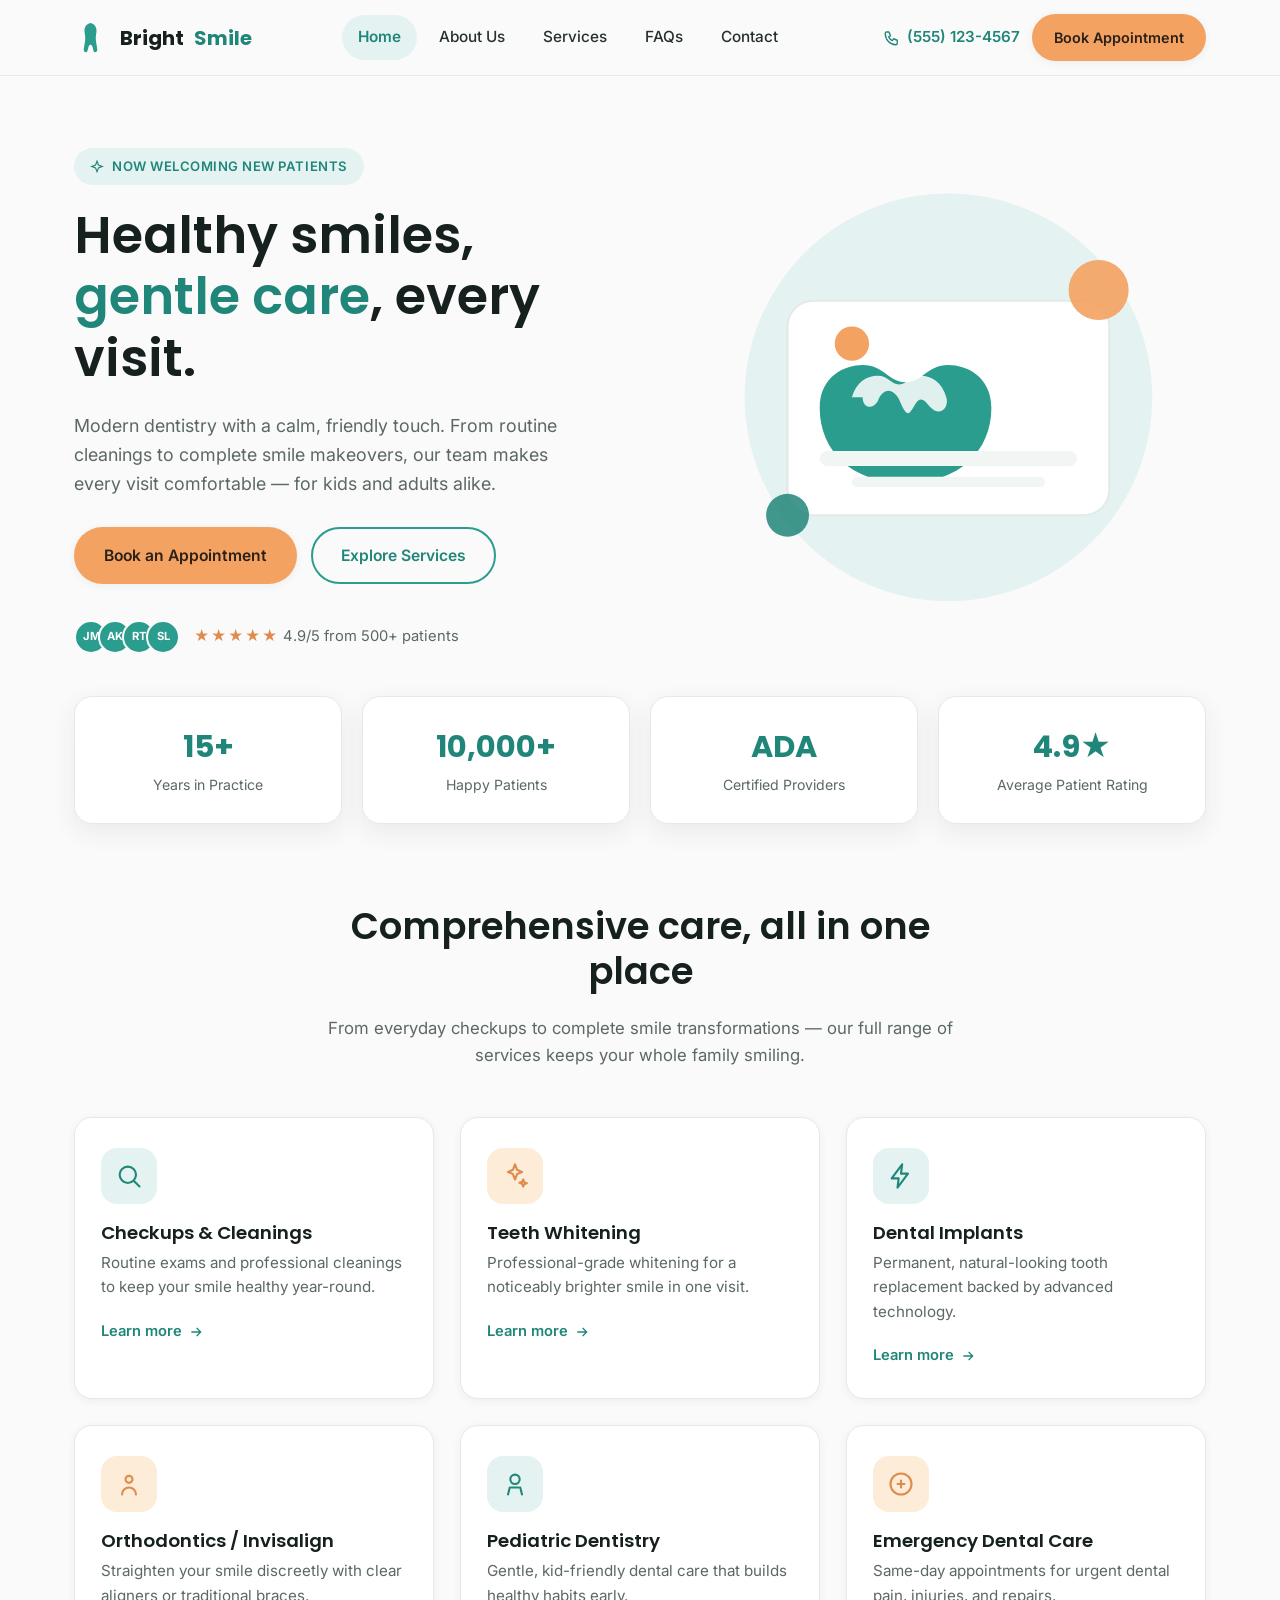
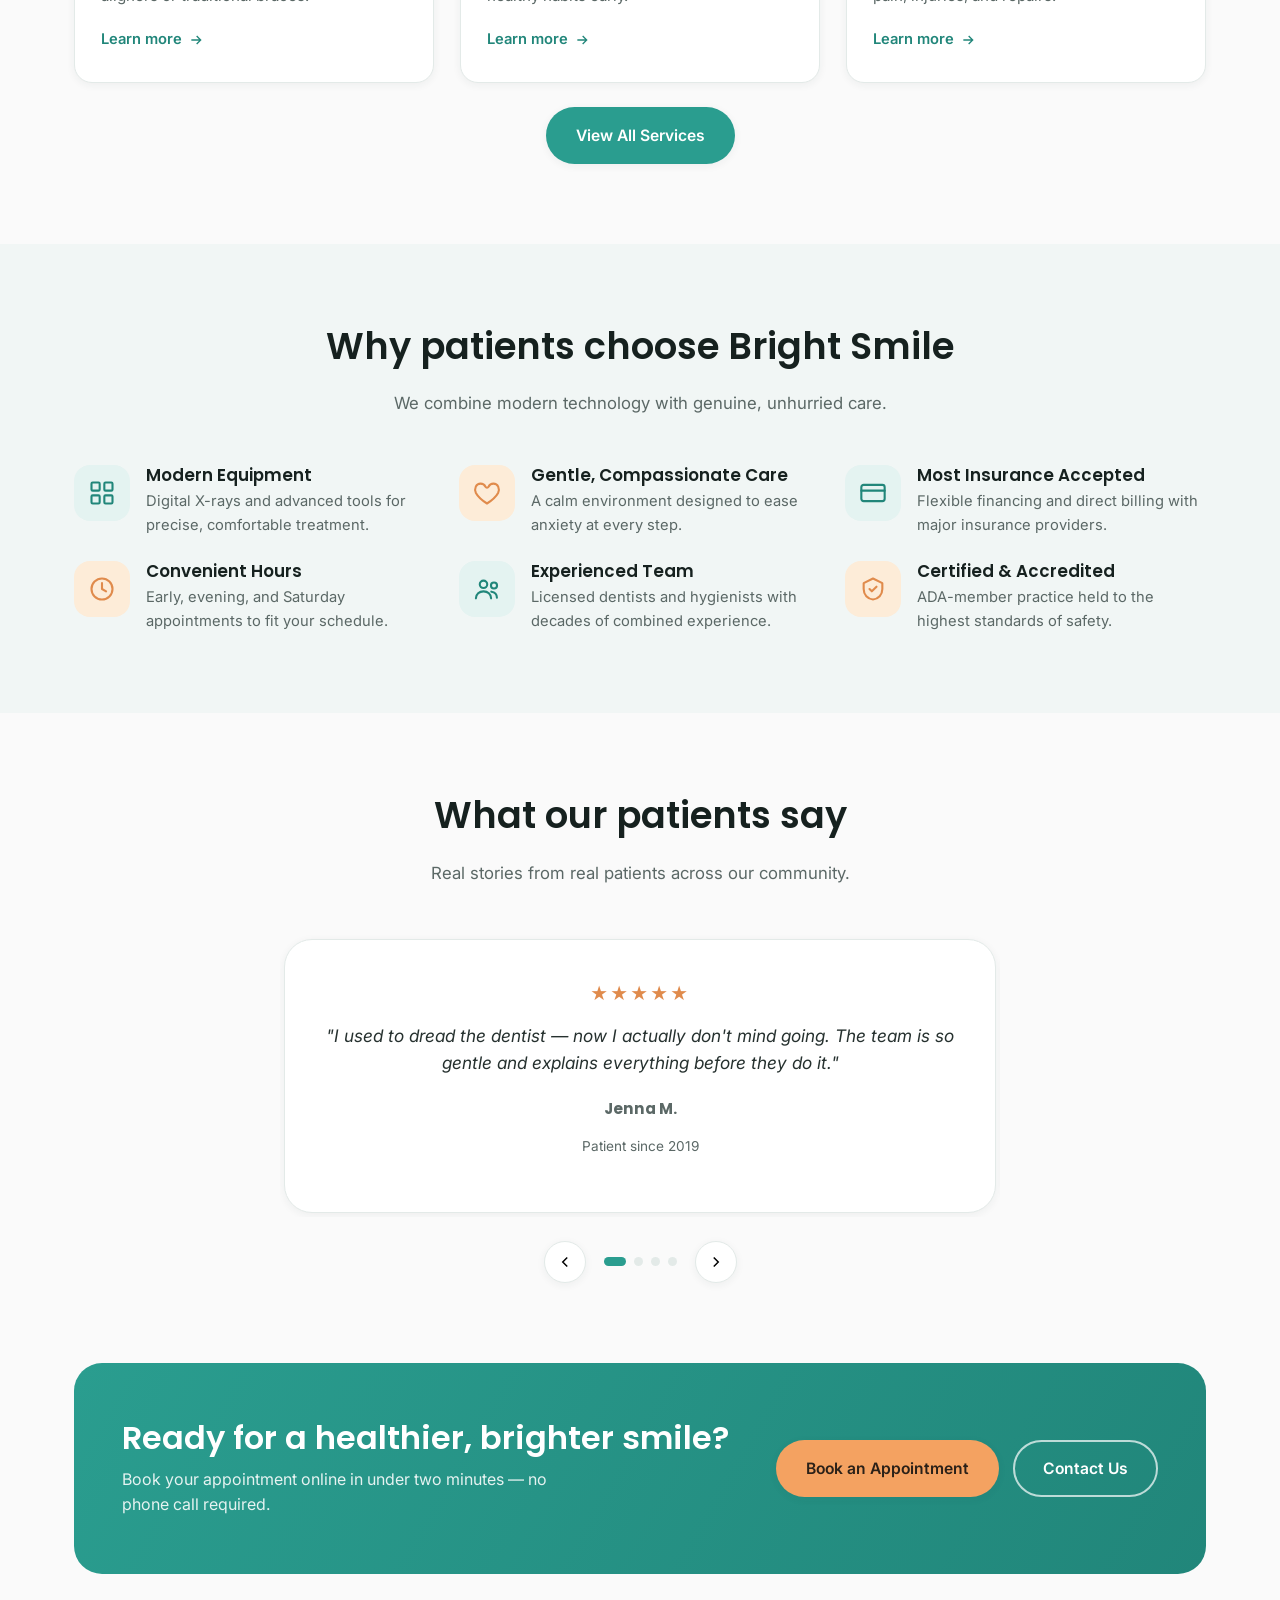
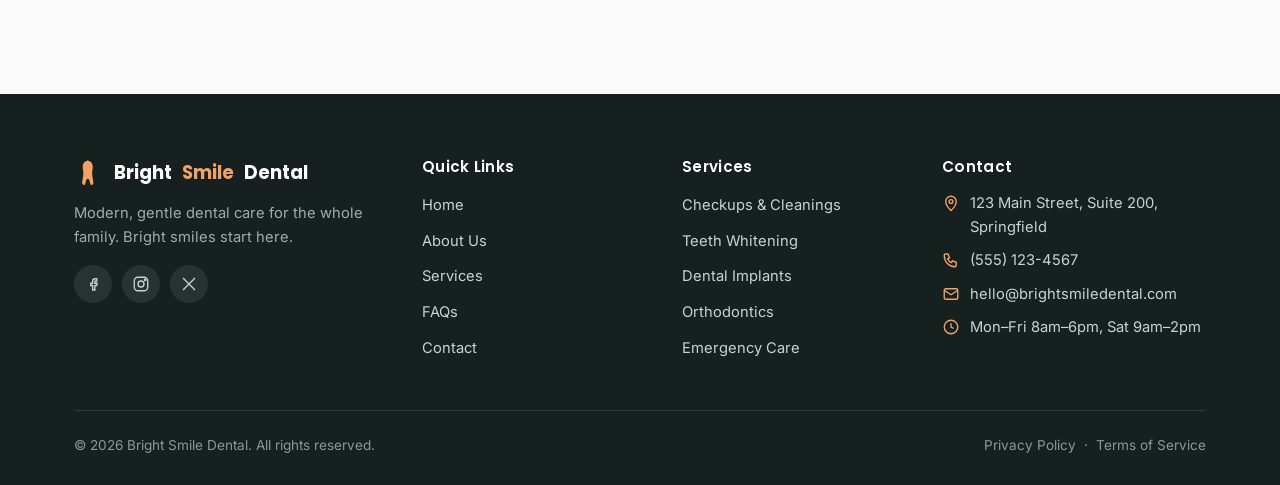
<file: index.html>
<!DOCTYPE html>
<html lang="en">
<head>
<meta charset="UTF-8">
<meta name="viewport" content="width=device-width, initial-scale=1.0">
<title>Bright Smile Dental | Modern Family &amp; Cosmetic Dentistry</title>
<meta name="description" content="Bright Smile Dental offers gentle, modern dental care for the whole family — checkups, whitening, implants, orthodontics &amp; more. Book your appointment online today.">
<link rel="icon" href="data:image/svg+xml,<svg xmlns=%22http://www.w3.org/2000/svg%22 viewBox=%220 0 24 24%22><text y=%2218%22 font-size=%2218%22>🦷</text></svg>">
<link rel="preconnect" href="https://fonts.googleapis.com">
<link rel="preconnect" href="https://fonts.gstatic.com" crossorigin>
<link href="https://fonts.googleapis.com/css2?family=Inter:wght@400;500;600;700&family=Poppins:wght@500;600;700&display=swap" rel="stylesheet">
<link rel="stylesheet" href="css/style.css">
</head>
<body>
<a class="skip-link" href="#main">Skip to main content</a>

<header class="site-header">
  <div class="header-inner container">
    <a href="index.html" class="logo" aria-label="Bright Smile Dental — Home">
      <svg viewBox="0 0 24 24" fill="currentColor" aria-hidden="true"><path d="M12 2C9 2 7 4 7 7c0 2 .5 3 .5 5 0 3-1 6-1 8 0 1 .8 1.5 1.5 1.5.9 0 1-1 1.5-3 .3-1.3.8-2 1.5-2s1.2.7 1.5 2c.5 2 .6 3 1.5 3 .7 0 1.5-.5 1.5-1.5 0-2-1-5-1-8 0-2 .5-3 .5-5 0-3-2-5-5-5z" style="color:var(--primary)"/></svg>
      Bright<span>Smile</span>
    </a>
    <nav class="main-nav" aria-label="Primary">
      <a href="index.html" data-nav="index.html">Home</a>
      <a href="about.html" data-nav="about.html">About Us</a>
      <a href="services.html" data-nav="services.html">Services</a>
      <a href="faq.html" data-nav="faq.html">FAQs</a>
      <a href="contact.html" data-nav="contact.html">Contact</a>
    </nav>
    <div class="header-actions">
      <a href="tel:+15551234567" class="header-phone">
        <svg viewBox="0 0 24 24" fill="none" stroke="currentColor" stroke-width="1.8" stroke-linecap="round" stroke-linejoin="round" aria-hidden="true"><path d="M4 4h4l2 5-2.5 1.5a11 11 0 0 0 5 5L14 13l5 2v4a2 2 0 0 1-2 2C9.5 21 3 14.5 3 6a2 2 0 0 1 1-2z"/></svg>
        (555) 123-4567
      </a>
      <a href="booking.html" class="btn btn-accent btn-sm"><span class="btn-text-full">Book Appointment</span><span class="btn-text-short">Book</span></a>
      <button class="nav-toggle" aria-label="Toggle menu" aria-expanded="false">
        <svg viewBox="0 0 24 24" fill="none" stroke="currentColor" stroke-width="2" stroke-linecap="round"><path d="M3 6h18M3 12h18M3 18h18"/></svg>
      </button>
    </div>
  </div>
</header>
<div class="nav-scrim"></div>

<main id="main">

  <!-- HERO -->
  <section class="hero">
    <div class="container hero-inner">
      <div class="hero-copy">
        <span class="eyebrow">
          <svg width="14" height="14" viewBox="0 0 24 24" fill="none" stroke="currentColor" stroke-width="2"><path d="M12 2l2.5 6.5L21 11l-6.5 2.5L12 20l-2.5-6.5L3 11l6.5-2.5z"/></svg>
          Now welcoming new patients
        </span>
        <h1>Healthy smiles, <span class="accent-text">gentle care</span>, every visit.</h1>
        <p class="hero-sub">Modern dentistry with a calm, friendly touch. From routine cleanings to complete smile makeovers, our team makes every visit comfortable — for kids and adults alike.</p>
        <div class="hero-ctas">
          <a href="booking.html" class="btn btn-accent">Book an Appointment</a>
          <a href="services.html" class="btn btn-outline">Explore Services</a>
        </div>
        <div class="hero-trustline">
          <div class="avatar-stack" aria-hidden="true">
            <span>JM</span><span>AK</span><span>RT</span><span>SL</span>
          </div>
          <span><span class="stars">★★★★★</span> 4.9/5 from 500+ patients</span>
        </div>
      </div>
      <div class="hero-art" aria-hidden="true">
        <svg viewBox="0 0 480 420" xmlns="http://www.w3.org/2000/svg">
          <circle cx="240" cy="210" r="190" fill="var(--primary-light)"/>
          <rect x="90" y="120" width="300" height="200" rx="24" fill="#ffffff" stroke="var(--border)" stroke-width="2"/>
          <circle cx="150" cy="160" r="16" fill="var(--accent)"/>
          <path d="M120 220c0-30 24-40 40-40 20 0 24 16 40 16s20-16 40-16c16 0 40 10 40 40 0 40-30 70-80 70s-80-30-80-70z" fill="var(--primary)"/>
          <path d="M150 210c4-14 14-20 24-20 10 0 12 8 20 8s10-8 20-8c10 0 20 6 24 20 3 10-6 18-14 10-4-4-6-8-10-8s-6 8-10 12-8-8-10-12-6-8-10-8-8 4-10 10c-5 8-14 6-14-4z" fill="#ffffff" opacity=".85"/>
          <rect x="120" y="260" width="240" height="14" rx="7" fill="var(--bg-alt)"/>
          <rect x="150" y="284" width="180" height="10" rx="5" fill="var(--bg-alt)"/>
          <circle cx="380" cy="110" r="28" fill="var(--accent)" opacity=".9"/>
          <circle cx="90" cy="320" r="20" fill="var(--primary-dark)" opacity=".85"/>
        </svg>
      </div>
    </div>
  </section>

  <!-- TRUST BAR -->
  <div class="container">
    <div class="trust-bar">
      <div class="trust-card"><span class="stat">15+</span><span class="label">Years in Practice</span></div>
      <div class="trust-card"><span class="stat">10,000+</span><span class="label">Happy Patients</span></div>
      <div class="trust-card"><span class="stat">ADA</span><span class="label">Certified Providers</span></div>
      <div class="trust-card"><span class="stat">4.9★</span><span class="label">Average Patient Rating</span></div>
    </div>
  </div>

  <!-- SERVICES -->
  <section class="section" id="services-preview">
    <div class="container">
      <div class="section-head">
        <h2>Comprehensive care, all in one place</h2>
        <p>From everyday checkups to complete smile transformations — our full range of services keeps your whole family smiling.</p>
      </div>
      <div class="grid grid-3">

        <article class="card service-card">
          <div class="icon-badge"><svg viewBox="0 0 24 24" fill="none" stroke="currentColor" stroke-width="1.8" stroke-linecap="round" stroke-linejoin="round"><circle cx="11" cy="11" r="7"/><path d="M21 21l-4.3-4.3"/></svg></div>
          <h3>Checkups &amp; Cleanings</h3>
          <p>Routine exams and professional cleanings to keep your smile healthy year-round.</p>
          <a href="services.html#checkups" class="card-link">Learn more <svg viewBox="0 0 24 24" fill="none" stroke="currentColor" stroke-width="2"><path d="M5 12h14M13 6l6 6-6 6"/></svg></a>
        </article>

        <article class="card service-card">
          <div class="icon-badge coral"><svg viewBox="0 0 24 24" fill="none" stroke="currentColor" stroke-width="1.8" stroke-linecap="round" stroke-linejoin="round"><path d="M12 2l1.8 4.7L18 8.5l-4.2 1.8L12 15l-1.8-4.7L6 8.5l4.2-1.8z"/><path d="M19 15l.9 2.3 2.3.9-2.3.9L19 21l-.9-2.3-2.3-.9 2.3-.9z"/></svg></div>
          <h3>Teeth Whitening</h3>
          <p>Professional-grade whitening for a noticeably brighter smile in one visit.</p>
          <a href="services.html#whitening" class="card-link">Learn more <svg viewBox="0 0 24 24" fill="none" stroke="currentColor" stroke-width="2"><path d="M5 12h14M13 6l6 6-6 6"/></svg></a>
        </article>

        <article class="card service-card">
          <div class="icon-badge"><svg viewBox="0 0 24 24" fill="none" stroke="currentColor" stroke-width="1.8" stroke-linecap="round" stroke-linejoin="round"><path d="M13 2L4 14h6l-1 8 9-12h-6z"/></svg></div>
          <h3>Dental Implants</h3>
          <p>Permanent, natural-looking tooth replacement backed by advanced technology.</p>
          <a href="services.html#implants" class="card-link">Learn more <svg viewBox="0 0 24 24" fill="none" stroke="currentColor" stroke-width="2"><path d="M5 12h14M13 6l6 6-6 6"/></svg></a>
        </article>

        <article class="card service-card">
          <div class="icon-badge coral"><svg viewBox="0 0 24 24" fill="none" stroke="currentColor" stroke-width="1.8" stroke-linecap="round" stroke-linejoin="round"><circle cx="12" cy="8" r="3"/><path d="M6 21c0-3.5 2.7-6 6-6s6 2.5 6 6"/></svg></div>
          <h3>Orthodontics / Invisalign</h3>
          <p>Straighten your smile discreetly with clear aligners or traditional braces.</p>
          <a href="services.html#orthodontics" class="card-link">Learn more <svg viewBox="0 0 24 24" fill="none" stroke="currentColor" stroke-width="2"><path d="M5 12h14M13 6l6 6-6 6"/></svg></a>
        </article>

        <article class="card service-card">
          <div class="icon-badge"><svg viewBox="0 0 24 24" fill="none" stroke="currentColor" stroke-width="1.8" stroke-linecap="round" stroke-linejoin="round"><circle cx="12" cy="8" r="4"/><path d="M6 21l1.5-6M18 21l-1.5-6M9 15h6"/></svg></div>
          <h3>Pediatric Dentistry</h3>
          <p>Gentle, kid-friendly dental care that builds healthy habits early.</p>
          <a href="services.html#pediatric" class="card-link">Learn more <svg viewBox="0 0 24 24" fill="none" stroke="currentColor" stroke-width="2"><path d="M5 12h14M13 6l6 6-6 6"/></svg></a>
        </article>

        <article class="card service-card">
          <div class="icon-badge coral"><svg viewBox="0 0 24 24" fill="none" stroke="currentColor" stroke-width="1.8" stroke-linecap="round" stroke-linejoin="round"><path d="M12 9v6M9 12h6"/><circle cx="12" cy="12" r="9"/></svg></div>
          <h3>Emergency Dental Care</h3>
          <p>Same-day appointments for urgent dental pain, injuries, and repairs.</p>
          <a href="services.html#emergency" class="card-link">Learn more <svg viewBox="0 0 24 24" fill="none" stroke="currentColor" stroke-width="2"><path d="M5 12h14M13 6l6 6-6 6"/></svg></a>
        </article>

      </div>
      <div class="text-center mt-24">
        <a href="services.html" class="btn btn-primary">View All Services</a>
      </div>
    </div>
  </section>

  <!-- WHY CHOOSE US -->
  <section class="section section-alt">
    <div class="container">
      <div class="section-head">
        <h2>Why patients choose Bright Smile</h2>
        <p>We combine modern technology with genuine, unhurried care.</p>
      </div>
      <div class="why-grid">
        <div class="why-item">
          <div class="icon-badge"><svg viewBox="0 0 24 24" fill="none" stroke="currentColor" stroke-width="1.8" stroke-linecap="round" stroke-linejoin="round"><rect x="3" y="3" width="7" height="7" rx="1"/><rect x="14" y="3" width="7" height="7" rx="1"/><rect x="3" y="14" width="7" height="7" rx="1"/><rect x="14" y="14" width="7" height="7" rx="1"/></svg></div>
          <div><h3>Modern Equipment</h3><p>Digital X-rays and advanced tools for precise, comfortable treatment.</p></div>
        </div>
        <div class="why-item">
          <div class="icon-badge coral"><svg viewBox="0 0 24 24" fill="none" stroke="currentColor" stroke-width="1.8" stroke-linecap="round" stroke-linejoin="round"><path d="M12 21s-7-4.4-9.5-9C.8 8.2 2.6 4 6.5 4c2 0 3.5 1.2 4.2 2.6a1.5 1.5 0 0 0 2.6 0C14 5.2 15.5 4 17.5 4 21.4 4 23.2 8.2 21.5 12 19 16.6 12 21 12 21z"/></svg></div>
          <div><h3>Gentle, Compassionate Care</h3><p>A calm environment designed to ease anxiety at every step.</p></div>
        </div>
        <div class="why-item">
          <div class="icon-badge"><svg viewBox="0 0 24 24" fill="none" stroke="currentColor" stroke-width="1.8" stroke-linecap="round" stroke-linejoin="round"><rect x="2" y="5" width="20" height="14" rx="2"/><path d="M2 10h20"/></svg></div>
          <div><h3>Most Insurance Accepted</h3><p>Flexible financing and direct billing with major insurance providers.</p></div>
        </div>
        <div class="why-item">
          <div class="icon-badge coral"><svg viewBox="0 0 24 24" fill="none" stroke="currentColor" stroke-width="1.8" stroke-linecap="round" stroke-linejoin="round"><circle cx="12" cy="12" r="9"/><path d="M12 7v5l3.5 2"/></svg></div>
          <div><h3>Convenient Hours</h3><p>Early, evening, and Saturday appointments to fit your schedule.</p></div>
        </div>
        <div class="why-item">
          <div class="icon-badge"><svg viewBox="0 0 24 24" fill="none" stroke="currentColor" stroke-width="1.8" stroke-linecap="round" stroke-linejoin="round"><circle cx="9" cy="8" r="3.2"/><path d="M2.5 20c0-3.5 2.9-6 6.5-6s6.5 2.5 6.5 6"/><circle cx="18" cy="9" r="2.6"/><path d="M15.7 14.3c2.7.4 4.8 2.4 4.8 5.2"/></svg></div>
          <div><h3>Experienced Team</h3><p>Licensed dentists and hygienists with decades of combined experience.</p></div>
        </div>
        <div class="why-item">
          <div class="icon-badge coral"><svg viewBox="0 0 24 24" fill="none" stroke="currentColor" stroke-width="1.8" stroke-linecap="round" stroke-linejoin="round"><path d="M12 3l8 4v5c0 5-3.4 8.4-8 9-4.6-.6-8-4-8-9V7z"/><path d="M9 12l2 2 4-4"/></svg></div>
          <div><h3>Certified &amp; Accredited</h3><p>ADA-member practice held to the highest standards of safety.</p></div>
        </div>
      </div>
    </div>
  </section>

  <!-- TESTIMONIALS -->
  <section class="section">
    <div class="container">
      <div class="section-head">
        <h2>What our patients say</h2>
        <p>Real stories from real patients across our community.</p>
      </div>
      <div class="testimonial-wrap">
        <div class="testimonial-track">
          <div class="testimonial-slides">
            <div class="testimonial-slide">
              <div class="testimonial-card">
                <span class="stars" aria-hidden="true">★★★★★</span>
                <p class="testimonial-quote">"I used to dread the dentist — now I actually don't mind going. The team is so gentle and explains everything before they do it."</p>
                <p class="testimonial-name">Jenna M.</p>
                <p class="testimonial-role">Patient since 2019</p>
              </div>
            </div>
            <div class="testimonial-slide">
              <div class="testimonial-card">
                <span class="stars" aria-hidden="true">★★★★★</span>
                <p class="testimonial-quote">"Got my Invisalign here and the results were incredible. Friendly staff, always on time, and they made financing easy."</p>
                <p class="testimonial-name">Andre K.</p>
                <p class="testimonial-role">Orthodontics Patient</p>
              </div>
            </div>
            <div class="testimonial-slide">
              <div class="testimonial-card">
                <span class="stars" aria-hidden="true">★★★★★</span>
                <p class="testimonial-quote">"My kids actually look forward to their checkups now. The pediatric team is patient and makes it fun for them."</p>
                <p class="testimonial-name">Rosa T.</p>
                <p class="testimonial-role">Parent of two patients</p>
              </div>
            </div>
            <div class="testimonial-slide">
              <div class="testimonial-card">
                <span class="stars" aria-hidden="true">★★★★★</span>
                <p class="testimonial-quote">"Had a dental emergency on a Saturday and they got me in within the hour. Truly grateful for their care."</p>
                <p class="testimonial-name">Sam L.</p>
                <p class="testimonial-role">Emergency Care Patient</p>
              </div>
            </div>
          </div>
        </div>
        <div class="testimonial-controls">
          <button class="carousel-btn prev" aria-label="Previous testimonial"><svg viewBox="0 0 24 24" fill="none" stroke="currentColor" stroke-width="2"><path d="M15 18l-6-6 6-6"/></svg></button>
          <div class="carousel-dots" role="tablist" aria-label="Testimonial navigation"></div>
          <button class="carousel-btn next" aria-label="Next testimonial"><svg viewBox="0 0 24 24" fill="none" stroke="currentColor" stroke-width="2"><path d="M9 6l6 6-6 6"/></svg></button>
        </div>
      </div>
    </div>
  </section>

  <!-- CTA BANNER -->
  <section class="section" style="padding-top:0;">
    <div class="container">
      <div class="cta-banner">
        <div>
          <h2>Ready for a healthier, brighter smile?</h2>
          <p>Book your appointment online in under two minutes — no phone call required.</p>
        </div>
        <div class="cta-banner-actions">
          <a href="booking.html" class="btn btn-accent">Book an Appointment</a>
          <a href="contact.html" class="btn btn-outline-light">Contact Us</a>
        </div>
      </div>
    </div>
  </section>

</main>

<footer class="site-footer">
  <div class="container">
    <div class="footer-grid">
      <div>
        <div class="footer-logo">
          <svg viewBox="0 0 24 24" fill="var(--accent)" aria-hidden="true"><path d="M12 2C9 2 7 4 7 7c0 2 .5 3 .5 5 0 3-1 6-1 8 0 1 .8 1.5 1.5 1.5.9 0 1-1 1.5-3 .3-1.3.8-2 1.5-2s1.2.7 1.5 2c.5 2 .6 3 1.5 3 .7 0 1.5-.5 1.5-1.5 0-2-1-5-1-8 0-2 .5-3 .5-5 0-3-2-5-5-5z"/></svg>
          Bright<span style="color:var(--accent)">Smile</span> Dental
        </div>
        <p>Modern, gentle dental care for the whole family. Bright smiles start here.</p>
        <div class="social-row">
          <a href="#" aria-label="Facebook"><svg viewBox="0 0 24 24" fill="none" stroke="currentColor" stroke-width="1.8"><path d="M15 8h2V5h-2c-2 0-3.5 1.5-3.5 3.5V11H9v3h2.5v6h3v-6H17l.5-3h-3V9c0-.6.4-1 1-1z"/></svg></a>
          <a href="#" aria-label="Instagram"><svg viewBox="0 0 24 24" fill="none" stroke="currentColor" stroke-width="1.8"><rect x="3" y="3" width="18" height="18" rx="5"/><circle cx="12" cy="12" r="4"/><circle cx="17.5" cy="6.5" r="1"/></svg></a>
          <a href="#" aria-label="X (Twitter)"><svg viewBox="0 0 24 24" fill="none" stroke="currentColor" stroke-width="1.8"><path d="M4 4l16 16M20 4L4 20"/></svg></a>
        </div>
      </div>
      <div class="footer-col">
        <h4>Quick Links</h4>
        <ul>
          <li><a href="index.html">Home</a></li>
          <li><a href="about.html">About Us</a></li>
          <li><a href="services.html">Services</a></li>
          <li><a href="faq.html">FAQs</a></li>
          <li><a href="contact.html">Contact</a></li>
        </ul>
      </div>
      <div class="footer-col">
        <h4>Services</h4>
        <ul>
          <li><a href="services.html#checkups">Checkups &amp; Cleanings</a></li>
          <li><a href="services.html#whitening">Teeth Whitening</a></li>
          <li><a href="services.html#implants">Dental Implants</a></li>
          <li><a href="services.html#orthodontics">Orthodontics</a></li>
          <li><a href="services.html#emergency">Emergency Care</a></li>
        </ul>
      </div>
      <div class="footer-col">
        <h4>Contact</h4>
        <ul class="footer-contact">
          <li><svg viewBox="0 0 24 24" fill="none" stroke="currentColor" stroke-width="1.8"><path d="M12 22s7-6.5 7-12a7 7 0 1 0-14 0c0 5.5 7 12 7 12z"/><circle cx="12" cy="10" r="2.5"/></svg> 123 Main Street, Suite 200, Springfield</li>
          <li><svg viewBox="0 0 24 24" fill="none" stroke="currentColor" stroke-width="1.8"><path d="M4 4h4l2 5-2.5 1.5a11 11 0 0 0 5 5L14 13l5 2v4a2 2 0 0 1-2 2C9.5 21 3 14.5 3 6a2 2 0 0 1 1-2z"/></svg> (555) 123-4567</li>
          <li><svg viewBox="0 0 24 24" fill="none" stroke="currentColor" stroke-width="1.8"><rect x="3" y="5" width="18" height="14" rx="2"/><path d="m3 7 9 6 9-6"/></svg> hello@brightsmiledental.com</li>
          <li><svg viewBox="0 0 24 24" fill="none" stroke="currentColor" stroke-width="1.8"><circle cx="12" cy="12" r="9"/><path d="M12 7v5l3.5 2"/></svg> Mon–Fri 8am–6pm, Sat 9am–2pm</li>
        </ul>
      </div>
    </div>
    <div class="footer-bottom">
      <span>&copy; <span data-year></span> Bright Smile Dental. All rights reserved.</span>
      <span><a href="#">Privacy Policy</a> &nbsp;·&nbsp; <a href="#">Terms of Service</a></span>
    </div>
  </div>
</footer>

<script src="js/main.js"></script>
</body>
</html>
</file>
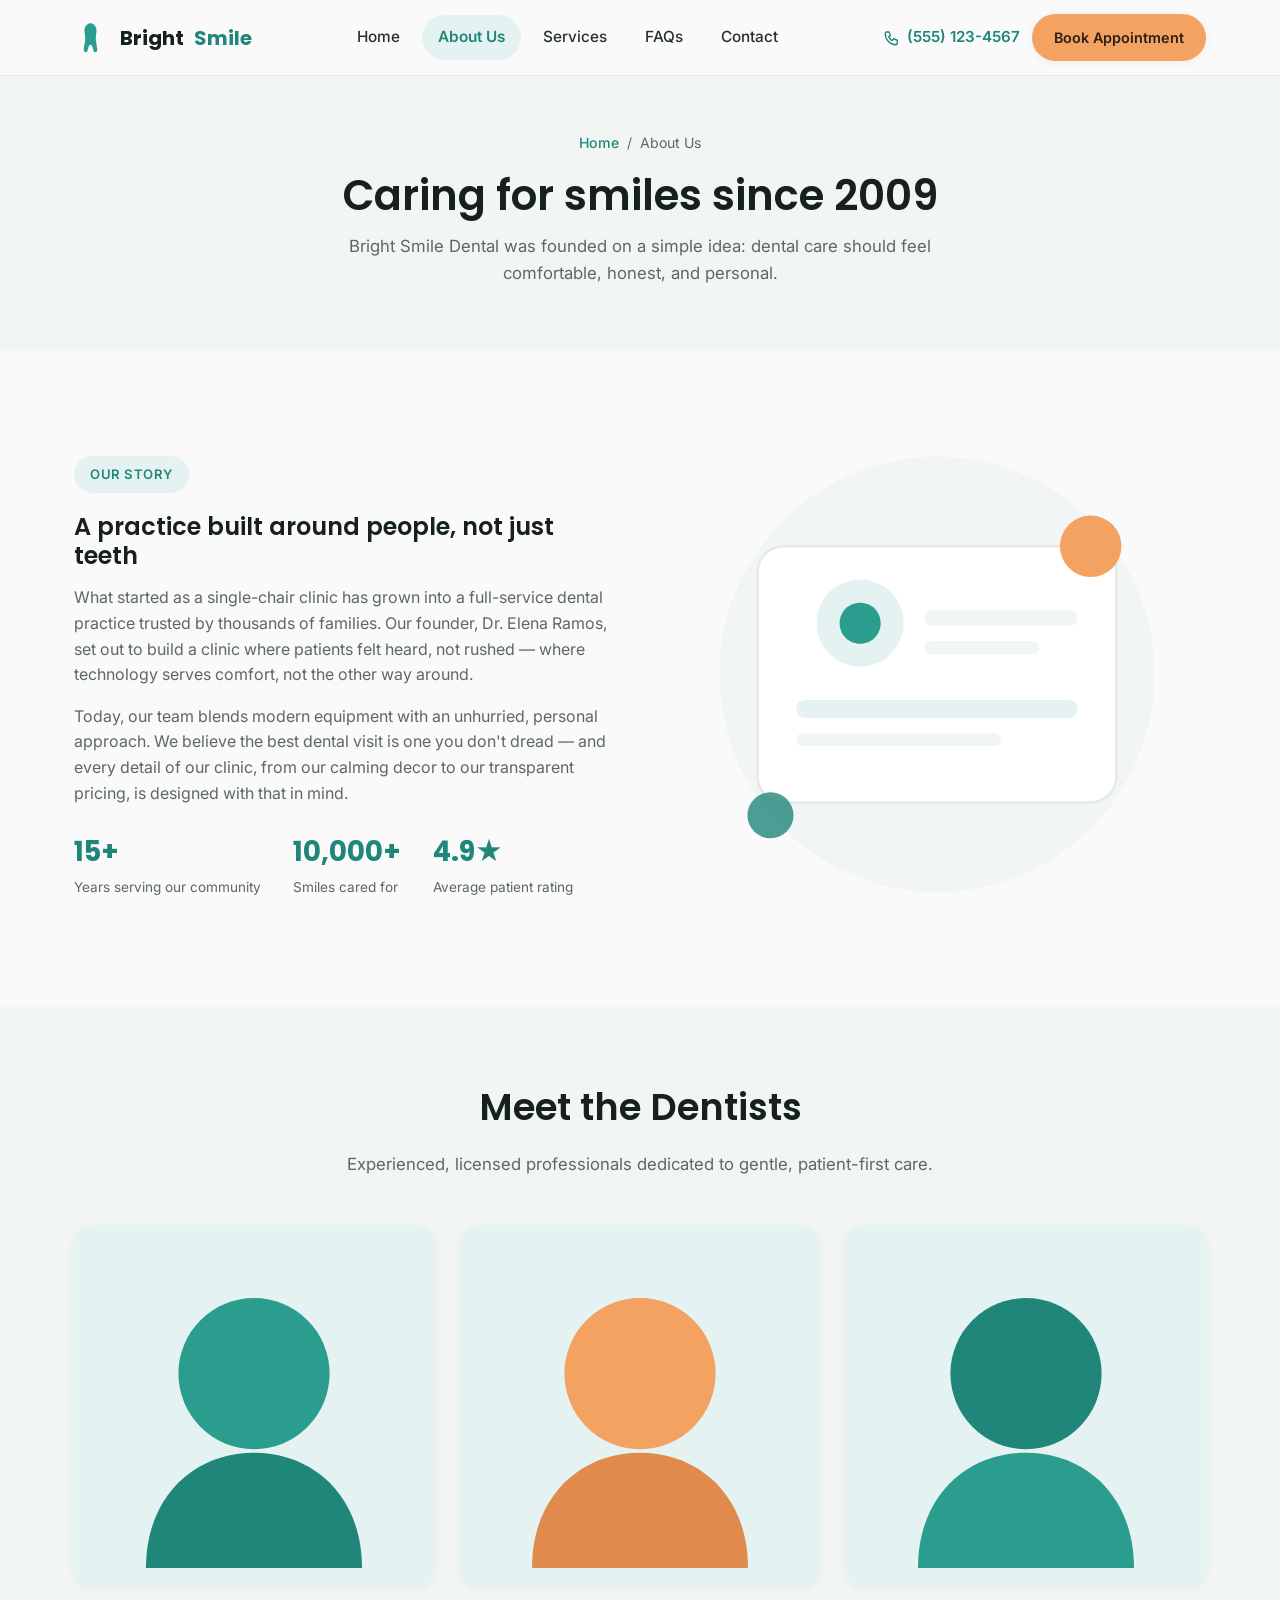
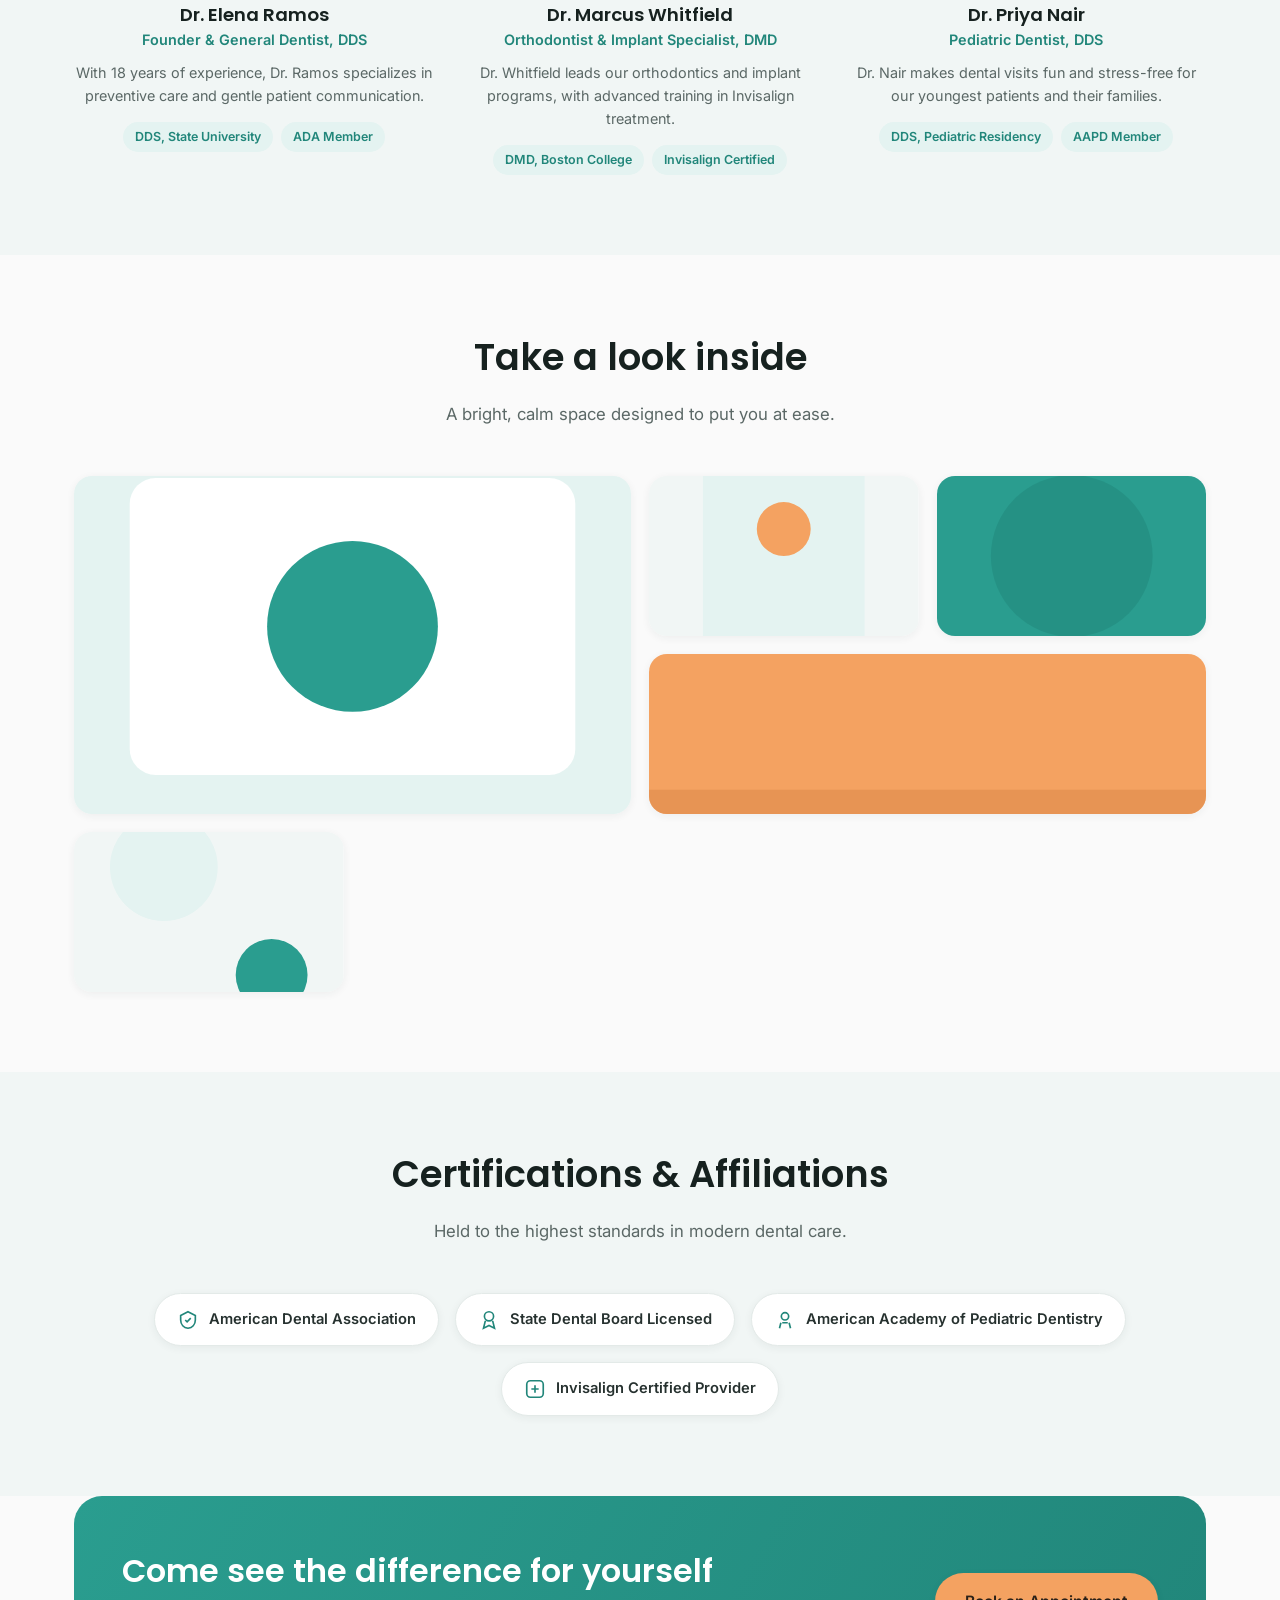
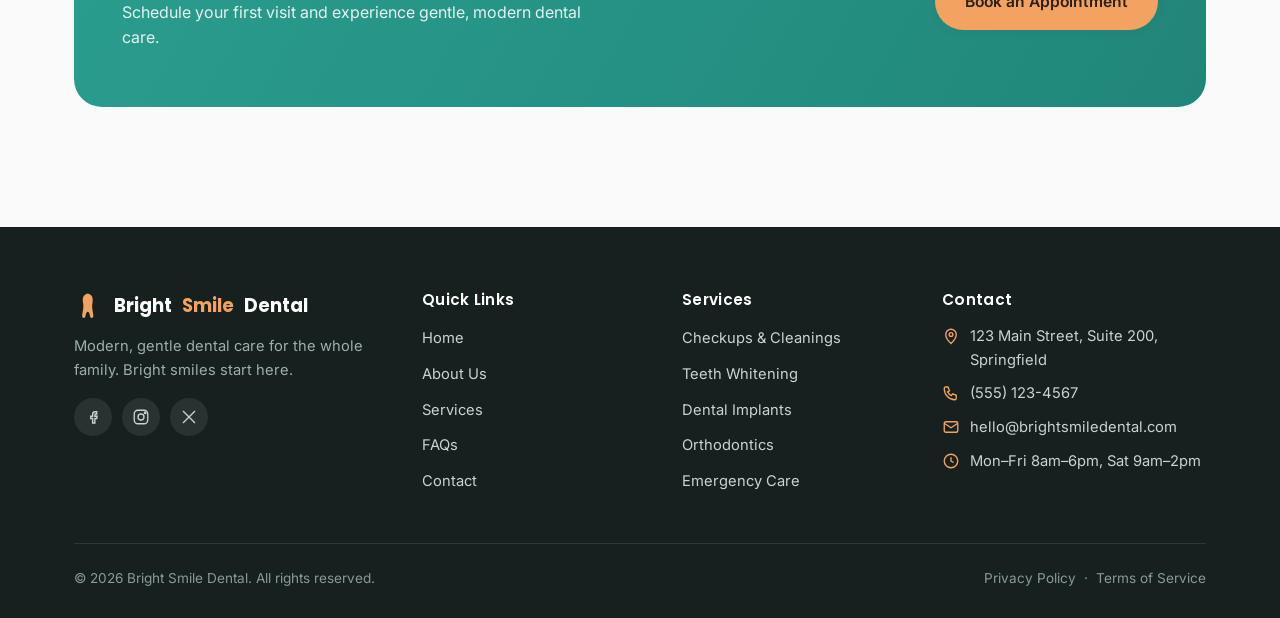
<file: about.html>
<!DOCTYPE html>
<html lang="en">
<head>
<meta charset="UTF-8">
<meta name="viewport" content="width=device-width, initial-scale=1.0">
<title>About Us | Bright Smile Dental</title>
<meta name="description" content="Meet the Bright Smile Dental team — our story, mission, dentists' credentials, office gallery, and professional affiliations.">
<link rel="icon" href="data:image/svg+xml,<svg xmlns=%22http://www.w3.org/2000/svg%22 viewBox=%220 0 24 24%22><text y=%2218%22 font-size=%2218%22>🦷</text></svg>">
<link rel="preconnect" href="https://fonts.googleapis.com">
<link rel="preconnect" href="https://fonts.gstatic.com" crossorigin>
<link href="https://fonts.googleapis.com/css2?family=Inter:wght@400;500;600;700&family=Poppins:wght@500;600;700&display=swap" rel="stylesheet">
<link rel="stylesheet" href="css/style.css">
</head>
<body>
<a class="skip-link" href="#main">Skip to main content</a>

<header class="site-header">
  <div class="header-inner container">
    <a href="index.html" class="logo" aria-label="Bright Smile Dental — Home">
      <svg viewBox="0 0 24 24" fill="var(--primary)" aria-hidden="true"><path d="M12 2C9 2 7 4 7 7c0 2 .5 3 .5 5 0 3-1 6-1 8 0 1 .8 1.5 1.5 1.5.9 0 1-1 1.5-3 .3-1.3.8-2 1.5-2s1.2.7 1.5 2c.5 2 .6 3 1.5 3 .7 0 1.5-.5 1.5-1.5 0-2-1-5-1-8 0-2 .5-3 .5-5 0-3-2-5-5-5z"/></svg>
      Bright<span>Smile</span>
    </a>
    <nav class="main-nav" aria-label="Primary">
      <a href="index.html" data-nav="index.html">Home</a>
      <a href="about.html" data-nav="about.html">About Us</a>
      <a href="services.html" data-nav="services.html">Services</a>
      <a href="faq.html" data-nav="faq.html">FAQs</a>
      <a href="contact.html" data-nav="contact.html">Contact</a>
    </nav>
    <div class="header-actions">
      <a href="tel:+15551234567" class="header-phone">
        <svg viewBox="0 0 24 24" fill="none" stroke="currentColor" stroke-width="1.8" stroke-linecap="round" stroke-linejoin="round" aria-hidden="true"><path d="M4 4h4l2 5-2.5 1.5a11 11 0 0 0 5 5L14 13l5 2v4a2 2 0 0 1-2 2C9.5 21 3 14.5 3 6a2 2 0 0 1 1-2z"/></svg>
        (555) 123-4567
      </a>
      <a href="booking.html" class="btn btn-accent btn-sm"><span class="btn-text-full">Book Appointment</span><span class="btn-text-short">Book</span></a>
      <button class="nav-toggle" aria-label="Toggle menu" aria-expanded="false">
        <svg viewBox="0 0 24 24" fill="none" stroke="currentColor" stroke-width="2" stroke-linecap="round"><path d="M3 6h18M3 12h18M3 18h18"/></svg>
      </button>
    </div>
  </div>
</header>
<div class="nav-scrim"></div>

<main id="main">

  <section class="page-hero">
    <div class="container">
      <div class="breadcrumb"><a href="index.html">Home</a> <span>/</span> <span>About Us</span></div>
      <h1>Caring for smiles since 2009</h1>
      <p>Bright Smile Dental was founded on a simple idea: dental care should feel comfortable, honest, and personal.</p>
    </div>
  </section>

  <!-- MISSION -->
  <section class="section">
    <div class="container mission-grid">
      <div>
        <span class="eyebrow">Our Story</span>
        <h2>A practice built around people, not just teeth</h2>
        <p>What started as a single-chair clinic has grown into a full-service dental practice trusted by thousands of families. Our founder, Dr. Elena Ramos, set out to build a clinic where patients felt heard, not rushed — where technology serves comfort, not the other way around.</p>
        <p>Today, our team blends modern equipment with an unhurried, personal approach. We believe the best dental visit is one you don't dread — and every detail of our clinic, from our calming decor to our transparent pricing, is designed with that in mind.</p>
        <div class="stat-row">
          <div><strong>15+</strong><span>Years serving our community</span></div>
          <div><strong>10,000+</strong><span>Smiles cared for</span></div>
          <div><strong>4.9★</strong><span>Average patient rating</span></div>
        </div>
      </div>
      <div class="mission-art" aria-hidden="true">
        <svg viewBox="0 0 420 380" xmlns="http://www.w3.org/2000/svg">
          <circle cx="210" cy="190" r="170" fill="var(--bg-alt)"/>
          <rect x="70" y="90" width="280" height="200" rx="20" fill="#fff" stroke="var(--border)" stroke-width="2"/>
          <circle cx="150" cy="150" r="34" fill="var(--primary-light)"/>
          <path d="M150 134c9 0 16 7 16 16s-7 16-16 16-16-7-16-16 7-16 16-16z" fill="var(--primary)"/>
          <rect x="200" y="140" width="120" height="12" rx="6" fill="var(--bg-alt)"/>
          <rect x="200" y="164" width="90" height="10" rx="5" fill="var(--bg-alt)"/>
          <rect x="100" y="210" width="220" height="14" rx="7" fill="var(--primary-light)"/>
          <rect x="100" y="236" width="160" height="10" rx="5" fill="var(--bg-alt)"/>
          <circle cx="330" cy="90" r="24" fill="var(--accent)"/>
          <circle cx="80" cy="300" r="18" fill="var(--primary-dark)" opacity=".8"/>
        </svg>
      </div>
    </div>
  </section>

  <!-- TEAM -->
  <section class="section section-alt">
    <div class="container">
      <div class="section-head">
        <h2>Meet the Dentists</h2>
        <p>Experienced, licensed professionals dedicated to gentle, patient-first care.</p>
      </div>
      <div class="grid grid-3">

        <div class="team-card">
          <div class="team-photo">
            <svg viewBox="0 0 200 200" xmlns="http://www.w3.org/2000/svg">
              <rect width="200" height="200" fill="var(--primary-light)"/>
              <circle cx="100" cy="82" r="42" fill="var(--primary)"/>
              <path d="M40 190c0-40 27-64 60-64s60 24 60 64z" fill="var(--primary-dark)"/>
            </svg>
          </div>
          <h3>Dr. Elena Ramos</h3>
          <p class="team-role">Founder &amp; General Dentist, DDS</p>
          <p>With 18 years of experience, Dr. Ramos specializes in preventive care and gentle patient communication.</p>
          <div class="credentials-list">
            <span>DDS, State University</span>
            <span>ADA Member</span>
          </div>
        </div>

        <div class="team-card">
          <div class="team-photo">
            <svg viewBox="0 0 200 200" xmlns="http://www.w3.org/2000/svg">
              <rect width="200" height="200" fill="var(--primary-light)"/>
              <circle cx="100" cy="82" r="42" fill="var(--accent)"/>
              <path d="M40 190c0-40 27-64 60-64s60 24 60 64z" fill="var(--accent-dark)"/>
            </svg>
          </div>
          <h3>Dr. Marcus Whitfield</h3>
          <p class="team-role">Orthodontist &amp; Implant Specialist, DMD</p>
          <p>Dr. Whitfield leads our orthodontics and implant programs, with advanced training in Invisalign treatment.</p>
          <div class="credentials-list">
            <span>DMD, Boston College</span>
            <span>Invisalign Certified</span>
          </div>
        </div>

        <div class="team-card">
          <div class="team-photo">
            <svg viewBox="0 0 200 200" xmlns="http://www.w3.org/2000/svg">
              <rect width="200" height="200" fill="var(--primary-light)"/>
              <circle cx="100" cy="82" r="42" fill="var(--primary-dark)"/>
              <path d="M40 190c0-40 27-64 60-64s60 24 60 64z" fill="var(--primary)"/>
            </svg>
          </div>
          <h3>Dr. Priya Nair</h3>
          <p class="team-role">Pediatric Dentist, DDS</p>
          <p>Dr. Nair makes dental visits fun and stress-free for our youngest patients and their families.</p>
          <div class="credentials-list">
            <span>DDS, Pediatric Residency</span>
            <span>AAPD Member</span>
          </div>
        </div>

      </div>
    </div>
  </section>

  <!-- GALLERY -->
  <section class="section">
    <div class="container">
      <div class="section-head">
        <h2>Take a look inside</h2>
        <p>A bright, calm space designed to put you at ease.</p>
      </div>
      <div class="gallery-grid" aria-label="Office photo gallery">
        <div><svg viewBox="0 0 300 300" preserveAspectRatio="xMidYMid slice"><rect width="300" height="300" fill="var(--primary-light)"/><rect x="30" y="60" width="240" height="160" rx="14" fill="#fff"/><circle cx="150" cy="140" r="46" fill="var(--primary)"/></svg></div>
        <div><svg viewBox="0 0 300 300" preserveAspectRatio="xMidYMid slice"><rect width="300" height="300" fill="var(--bg-alt)"/><rect x="60" y="40" width="180" height="220" rx="16" fill="var(--primary-light)"/><circle cx="150" cy="120" r="30" fill="var(--accent)"/></svg></div>
        <div><svg viewBox="0 0 300 300" preserveAspectRatio="xMidYMid slice"><rect width="300" height="300" fill="var(--primary)"/><circle cx="150" cy="150" r="90" fill="var(--primary-dark)" opacity=".5"/></svg></div>
        <div><svg viewBox="0 0 300 300" preserveAspectRatio="xMidYMid slice"><rect width="300" height="300" fill="var(--accent)"/><rect x="0" y="180" width="300" height="120" fill="var(--accent-dark)" opacity=".6"/></svg></div>
        <div><svg viewBox="0 0 300 300" preserveAspectRatio="xMidYMid slice"><rect width="300" height="300" fill="var(--bg-alt)"/><circle cx="100" cy="100" r="60" fill="var(--primary-light)"/><circle cx="220" cy="220" r="40" fill="var(--primary)"/></svg></div>
      </div>
    </div>
  </section>

  <!-- CERTIFICATIONS -->
  <section class="section section-alt">
    <div class="container">
      <div class="section-head">
        <h2>Certifications &amp; Affiliations</h2>
        <p>Held to the highest standards in modern dental care.</p>
      </div>
      <div class="affil-row">
        <div class="affil-badge"><svg viewBox="0 0 24 24" fill="none" stroke="currentColor" stroke-width="1.8"><path d="M12 3l8 4v5c0 5-3.4 8.4-8 9-4.6-.6-8-4-8-9V7z"/><path d="M9 12l2 2 4-4"/></svg> American Dental Association</div>
        <div class="affil-badge"><svg viewBox="0 0 24 24" fill="none" stroke="currentColor" stroke-width="1.8"><circle cx="12" cy="8" r="5"/><path d="M8 13l-2 8 6-3 6 3-2-8"/></svg> State Dental Board Licensed</div>
        <div class="affil-badge"><svg viewBox="0 0 24 24" fill="none" stroke="currentColor" stroke-width="1.8"><circle cx="12" cy="8" r="4"/><path d="M6 21l1.5-6M18 21l-1.5-6M9 15h6"/></svg> American Academy of Pediatric Dentistry</div>
        <div class="affil-badge"><svg viewBox="0 0 24 24" fill="none" stroke="currentColor" stroke-width="1.8"><rect x="3" y="3" width="18" height="18" rx="4"/><path d="M8 12h8M12 8v8"/></svg> Invisalign Certified Provider</div>
      </div>
    </div>
  </section>

  <section class="section" style="padding-top:0;">
    <div class="container">
      <div class="cta-banner">
        <div>
          <h2>Come see the difference for yourself</h2>
          <p>Schedule your first visit and experience gentle, modern dental care.</p>
        </div>
        <div class="cta-banner-actions">
          <a href="booking.html" class="btn btn-accent">Book an Appointment</a>
        </div>
      </div>
    </div>
  </section>

</main>

<footer class="site-footer">
  <div class="container">
    <div class="footer-grid">
      <div>
        <div class="footer-logo">
          <svg viewBox="0 0 24 24" fill="var(--accent)" aria-hidden="true"><path d="M12 2C9 2 7 4 7 7c0 2 .5 3 .5 5 0 3-1 6-1 8 0 1 .8 1.5 1.5 1.5.9 0 1-1 1.5-3 .3-1.3.8-2 1.5-2s1.2.7 1.5 2c.5 2 .6 3 1.5 3 .7 0 1.5-.5 1.5-1.5 0-2-1-5-1-8 0-2 .5-3 .5-5 0-3-2-5-5-5z"/></svg>
          Bright<span style="color:var(--accent)">Smile</span> Dental
        </div>
        <p>Modern, gentle dental care for the whole family. Bright smiles start here.</p>
        <div class="social-row">
          <a href="#" aria-label="Facebook"><svg viewBox="0 0 24 24" fill="none" stroke="currentColor" stroke-width="1.8"><path d="M15 8h2V5h-2c-2 0-3.5 1.5-3.5 3.5V11H9v3h2.5v6h3v-6H17l.5-3h-3V9c0-.6.4-1 1-1z"/></svg></a>
          <a href="#" aria-label="Instagram"><svg viewBox="0 0 24 24" fill="none" stroke="currentColor" stroke-width="1.8"><rect x="3" y="3" width="18" height="18" rx="5"/><circle cx="12" cy="12" r="4"/><circle cx="17.5" cy="6.5" r="1"/></svg></a>
          <a href="#" aria-label="X (Twitter)"><svg viewBox="0 0 24 24" fill="none" stroke="currentColor" stroke-width="1.8"><path d="M4 4l16 16M20 4L4 20"/></svg></a>
        </div>
      </div>
      <div class="footer-col">
        <h4>Quick Links</h4>
        <ul>
          <li><a href="index.html">Home</a></li>
          <li><a href="about.html">About Us</a></li>
          <li><a href="services.html">Services</a></li>
          <li><a href="faq.html">FAQs</a></li>
          <li><a href="contact.html">Contact</a></li>
        </ul>
      </div>
      <div class="footer-col">
        <h4>Services</h4>
        <ul>
          <li><a href="services.html#checkups">Checkups &amp; Cleanings</a></li>
          <li><a href="services.html#whitening">Teeth Whitening</a></li>
          <li><a href="services.html#implants">Dental Implants</a></li>
          <li><a href="services.html#orthodontics">Orthodontics</a></li>
          <li><a href="services.html#emergency">Emergency Care</a></li>
        </ul>
      </div>
      <div class="footer-col">
        <h4>Contact</h4>
        <ul class="footer-contact">
          <li><svg viewBox="0 0 24 24" fill="none" stroke="currentColor" stroke-width="1.8"><path d="M12 22s7-6.5 7-12a7 7 0 1 0-14 0c0 5.5 7 12 7 12z"/><circle cx="12" cy="10" r="2.5"/></svg> 123 Main Street, Suite 200, Springfield</li>
          <li><svg viewBox="0 0 24 24" fill="none" stroke="currentColor" stroke-width="1.8"><path d="M4 4h4l2 5-2.5 1.5a11 11 0 0 0 5 5L14 13l5 2v4a2 2 0 0 1-2 2C9.5 21 3 14.5 3 6a2 2 0 0 1 1-2z"/></svg> (555) 123-4567</li>
          <li><svg viewBox="0 0 24 24" fill="none" stroke="currentColor" stroke-width="1.8"><rect x="3" y="5" width="18" height="14" rx="2"/><path d="m3 7 9 6 9-6"/></svg> hello@brightsmiledental.com</li>
          <li><svg viewBox="0 0 24 24" fill="none" stroke="currentColor" stroke-width="1.8"><circle cx="12" cy="12" r="9"/><path d="M12 7v5l3.5 2"/></svg> Mon–Fri 8am–6pm, Sat 9am–2pm</li>
        </ul>
      </div>
    </div>
    <div class="footer-bottom">
      <span>&copy; <span data-year></span> Bright Smile Dental. All rights reserved.</span>
      <span><a href="#">Privacy Policy</a> &nbsp;·&nbsp; <a href="#">Terms of Service</a></span>
    </div>
  </div>
</footer>

<script src="js/main.js"></script>
</body>
</html>
</file>
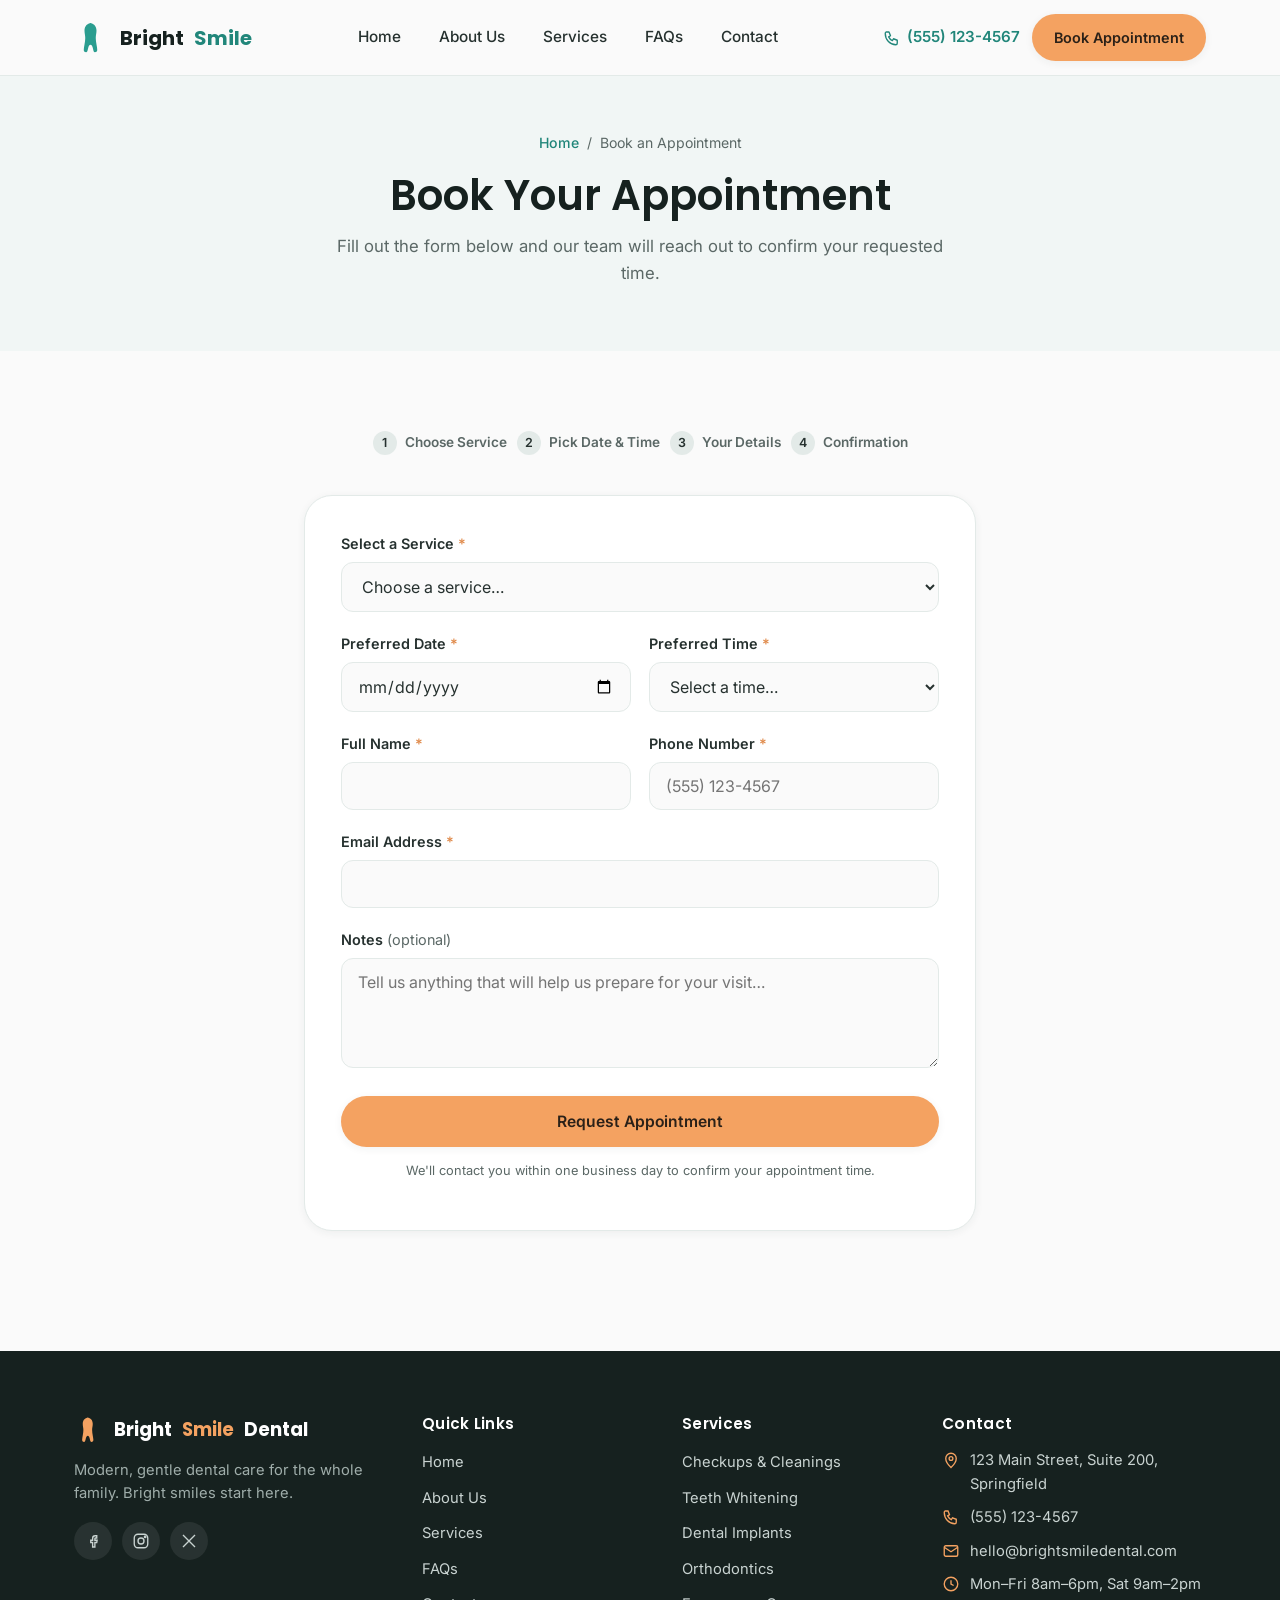
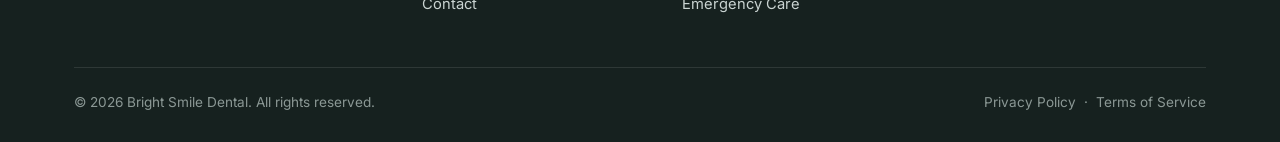
<file: booking.html>
<!DOCTYPE html>
<html lang="en">
<head>
<meta charset="UTF-8">
<meta name="viewport" content="width=device-width, initial-scale=1.0">
<title>Book an Appointment | Bright Smile Dental</title>
<meta name="description" content="Book your dental appointment online with Bright Smile Dental. Choose your service, preferred date and time, and we'll confirm your visit.">
<link rel="icon" href="data:image/svg+xml,<svg xmlns=%22http://www.w3.org/2000/svg%22 viewBox=%220 0 24 24%22><text y=%2218%22 font-size=%2218%22>🦷</text></svg>">
<link rel="preconnect" href="https://fonts.googleapis.com">
<link rel="preconnect" href="https://fonts.gstatic.com" crossorigin>
<link href="https://fonts.googleapis.com/css2?family=Inter:wght@400;500;600;700&family=Poppins:wght@500;600;700&display=swap" rel="stylesheet">
<link rel="stylesheet" href="css/style.css">
</head>
<body>
<a class="skip-link" href="#main">Skip to main content</a>

<header class="site-header">
  <div class="header-inner container">
    <a href="index.html" class="logo" aria-label="Bright Smile Dental — Home">
      <svg viewBox="0 0 24 24" fill="var(--primary)" aria-hidden="true"><path d="M12 2C9 2 7 4 7 7c0 2 .5 3 .5 5 0 3-1 6-1 8 0 1 .8 1.5 1.5 1.5.9 0 1-1 1.5-3 .3-1.3.8-2 1.5-2s1.2.7 1.5 2c.5 2 .6 3 1.5 3 .7 0 1.5-.5 1.5-1.5 0-2-1-5-1-8 0-2 .5-3 .5-5 0-3-2-5-5-5z"/></svg>
      Bright<span>Smile</span>
    </a>
    <nav class="main-nav" aria-label="Primary">
      <a href="index.html" data-nav="index.html">Home</a>
      <a href="about.html" data-nav="about.html">About Us</a>
      <a href="services.html" data-nav="services.html">Services</a>
      <a href="faq.html" data-nav="faq.html">FAQs</a>
      <a href="contact.html" data-nav="contact.html">Contact</a>
    </nav>
    <div class="header-actions">
      <a href="tel:+15551234567" class="header-phone">
        <svg viewBox="0 0 24 24" fill="none" stroke="currentColor" stroke-width="1.8" stroke-linecap="round" stroke-linejoin="round" aria-hidden="true"><path d="M4 4h4l2 5-2.5 1.5a11 11 0 0 0 5 5L14 13l5 2v4a2 2 0 0 1-2 2C9.5 21 3 14.5 3 6a2 2 0 0 1 1-2z"/></svg>
        (555) 123-4567
      </a>
      <a href="booking.html" class="btn btn-accent btn-sm"><span class="btn-text-full">Book Appointment</span><span class="btn-text-short">Book</span></a>
      <button class="nav-toggle" aria-label="Toggle menu" aria-expanded="false">
        <svg viewBox="0 0 24 24" fill="none" stroke="currentColor" stroke-width="2" stroke-linecap="round"><path d="M3 6h18M3 12h18M3 18h18"/></svg>
      </button>
    </div>
  </div>
</header>
<div class="nav-scrim"></div>

<main id="main">

  <section class="page-hero">
    <div class="container">
      <div class="breadcrumb"><a href="index.html">Home</a> <span>/</span> <span>Book an Appointment</span></div>
      <h1>Book Your Appointment</h1>
      <p>Fill out the form below and our team will reach out to confirm your requested time.</p>
    </div>
  </section>

  <section class="section">
    <div class="container" style="max-width:720px;">

      <div class="steps-row">
        <span><span class="num">1</span> Choose Service</span>
        <span><span class="num">2</span> Pick Date &amp; Time</span>
        <span><span class="num">3</span> Your Details</span>
        <span><span class="num">4</span> Confirmation</span>
      </div>

      <div class="form-card" id="booking-form-wrap">
        <form id="booking-form" novalidate>

          <div class="field">
            <label for="service">Select a Service <span class="required">*</span></label>
            <select id="service" name="service" required>
              <option value="" disabled selected>Choose a service…</option>
              <option value="checkups">General Checkups &amp; Cleanings</option>
              <option value="whitening">Teeth Whitening</option>
              <option value="implants">Dental Implants</option>
              <option value="rootcanal">Root Canal Therapy</option>
              <option value="orthodontics">Orthodontics / Invisalign</option>
              <option value="crowns">Crowns &amp; Bridges</option>
              <option value="pediatric">Pediatric Dentistry</option>
              <option value="emergency">Emergency Dental Care</option>
              <option value="cosmetic">Cosmetic Dentistry / Veneers</option>
              <option value="extractions">Tooth Extractions</option>
              <option value="other">Not sure / Other</option>
            </select>
            <p class="field-error">Please select a service.</p>
          </div>

          <div class="form-row">
            <div class="field">
              <label for="date">Preferred Date <span class="required">*</span></label>
              <input type="date" id="date" name="date" required>
              <p class="field-error">Please choose a preferred date.</p>
            </div>
            <div class="field">
              <label for="time">Preferred Time <span class="required">*</span></label>
              <select id="time" name="time" required>
                <option value="" disabled selected>Select a time…</option>
                <option>8:00 AM</option>
                <option>9:00 AM</option>
                <option>10:00 AM</option>
                <option>11:00 AM</option>
                <option>1:00 PM</option>
                <option>2:00 PM</option>
                <option>3:00 PM</option>
                <option>4:00 PM</option>
                <option>5:00 PM</option>
              </select>
              <p class="field-error">Please choose a preferred time.</p>
            </div>
          </div>

          <div class="form-row">
            <div class="field">
              <label for="name">Full Name <span class="required">*</span></label>
              <input type="text" id="name" name="name" required autocomplete="name">
              <p class="field-error">Please enter your full name.</p>
            </div>
            <div class="field">
              <label for="phone">Phone Number <span class="required">*</span></label>
              <input type="tel" id="phone" name="phone" required autocomplete="tel" placeholder="(555) 123-4567">
              <p class="field-error">Please enter a valid phone number.</p>
            </div>
          </div>

          <div class="field">
            <label for="email">Email Address <span class="required">*</span></label>
            <input type="email" id="email" name="email" required autocomplete="email">
            <p class="field-error">Please enter a valid email address.</p>
          </div>

          <div class="field">
            <label for="notes">Notes <span style="color:var(--text-light); font-weight:400;">(optional)</span></label>
            <textarea id="notes" name="notes" placeholder="Tell us anything that will help us prepare for your visit…"></textarea>
          </div>

          <button type="submit" class="btn btn-accent btn-block">Request Appointment</button>
          <p class="field-hint text-center" style="margin-top:14px;">We'll contact you within one business day to confirm your appointment time.</p>
        </form>
      </div>

      <div class="confirmation-box hidden" id="booking-confirmation">
        <div class="check-circle"><svg viewBox="0 0 24 24" fill="none" stroke="currentColor" stroke-width="2.4" stroke-linecap="round" stroke-linejoin="round"><path d="M5 13l4 4 10-10"/></svg></div>
        <h2>Appointment Requested!</h2>
        <p>Thanks, <span id="conf-name-inline">there</span> — we've received your request and will call or email shortly to confirm.</p>
        <dl class="confirmation-details">
          <div><dt>Confirmation #</dt><dd id="conf-id"></dd></div>
          <div><dt>Service</dt><dd id="conf-service"></dd></div>
          <div><dt>Preferred Date</dt><dd id="conf-date"></dd></div>
          <div><dt>Preferred Time</dt><dd id="conf-time"></dd></div>
          <div><dt>Name</dt><dd id="conf-name"></dd></div>
          <div><dt>Contact</dt><dd id="conf-contact"></dd></div>
        </dl>
        <div class="hero-ctas" style="justify-content:center;">
          <a href="index.html" class="btn btn-outline">Back to Home</a>
          <button type="button" class="btn btn-primary" id="book-another">Book Another Appointment</button>
        </div>
      </div>

    </div>
  </section>

</main>

<footer class="site-footer">
  <div class="container">
    <div class="footer-grid">
      <div>
        <div class="footer-logo">
          <svg viewBox="0 0 24 24" fill="var(--accent)" aria-hidden="true"><path d="M12 2C9 2 7 4 7 7c0 2 .5 3 .5 5 0 3-1 6-1 8 0 1 .8 1.5 1.5 1.5.9 0 1-1 1.5-3 .3-1.3.8-2 1.5-2s1.2.7 1.5 2c.5 2 .6 3 1.5 3 .7 0 1.5-.5 1.5-1.5 0-2-1-5-1-8 0-2 .5-3 .5-5 0-3-2-5-5-5z"/></svg>
          Bright<span style="color:var(--accent)">Smile</span> Dental
        </div>
        <p>Modern, gentle dental care for the whole family. Bright smiles start here.</p>
        <div class="social-row">
          <a href="#" aria-label="Facebook"><svg viewBox="0 0 24 24" fill="none" stroke="currentColor" stroke-width="1.8"><path d="M15 8h2V5h-2c-2 0-3.5 1.5-3.5 3.5V11H9v3h2.5v6h3v-6H17l.5-3h-3V9c0-.6.4-1 1-1z"/></svg></a>
          <a href="#" aria-label="Instagram"><svg viewBox="0 0 24 24" fill="none" stroke="currentColor" stroke-width="1.8"><rect x="3" y="3" width="18" height="18" rx="5"/><circle cx="12" cy="12" r="4"/><circle cx="17.5" cy="6.5" r="1"/></svg></a>
          <a href="#" aria-label="X (Twitter)"><svg viewBox="0 0 24 24" fill="none" stroke="currentColor" stroke-width="1.8"><path d="M4 4l16 16M20 4L4 20"/></svg></a>
        </div>
      </div>
      <div class="footer-col">
        <h4>Quick Links</h4>
        <ul>
          <li><a href="index.html">Home</a></li>
          <li><a href="about.html">About Us</a></li>
          <li><a href="services.html">Services</a></li>
          <li><a href="faq.html">FAQs</a></li>
          <li><a href="contact.html">Contact</a></li>
        </ul>
      </div>
      <div class="footer-col">
        <h4>Services</h4>
        <ul>
          <li><a href="services.html#checkups">Checkups &amp; Cleanings</a></li>
          <li><a href="services.html#whitening">Teeth Whitening</a></li>
          <li><a href="services.html#implants">Dental Implants</a></li>
          <li><a href="services.html#orthodontics">Orthodontics</a></li>
          <li><a href="services.html#emergency">Emergency Care</a></li>
        </ul>
      </div>
      <div class="footer-col">
        <h4>Contact</h4>
        <ul class="footer-contact">
          <li><svg viewBox="0 0 24 24" fill="none" stroke="currentColor" stroke-width="1.8"><path d="M12 22s7-6.5 7-12a7 7 0 1 0-14 0c0 5.5 7 12 7 12z"/><circle cx="12" cy="10" r="2.5"/></svg> 123 Main Street, Suite 200, Springfield</li>
          <li><svg viewBox="0 0 24 24" fill="none" stroke="currentColor" stroke-width="1.8"><path d="M4 4h4l2 5-2.5 1.5a11 11 0 0 0 5 5L14 13l5 2v4a2 2 0 0 1-2 2C9.5 21 3 14.5 3 6a2 2 0 0 1 1-2z"/></svg> (555) 123-4567</li>
          <li><svg viewBox="0 0 24 24" fill="none" stroke="currentColor" stroke-width="1.8"><rect x="3" y="5" width="18" height="14" rx="2"/><path d="m3 7 9 6 9-6"/></svg> hello@brightsmiledental.com</li>
          <li><svg viewBox="0 0 24 24" fill="none" stroke="currentColor" stroke-width="1.8"><circle cx="12" cy="12" r="9"/><path d="M12 7v5l3.5 2"/></svg> Mon–Fri 8am–6pm, Sat 9am–2pm</li>
        </ul>
      </div>
    </div>
    <div class="footer-bottom">
      <span>&copy; <span data-year></span> Bright Smile Dental. All rights reserved.</span>
      <span><a href="#">Privacy Policy</a> &nbsp;·&nbsp; <a href="#">Terms of Service</a></span>
    </div>
  </div>
</footer>

<script src="js/main.js"></script>
<script>
  document.getElementById('booking-form').addEventListener('submit', function () {
    setTimeout(function () {
      var nameVal = document.getElementById('name').value;
      var inline = document.getElementById('conf-name-inline');
      if (inline && nameVal) inline.textContent = nameVal.split(' ')[0];
    }, 0);
  });
</script>
</body>
</html>
</file>
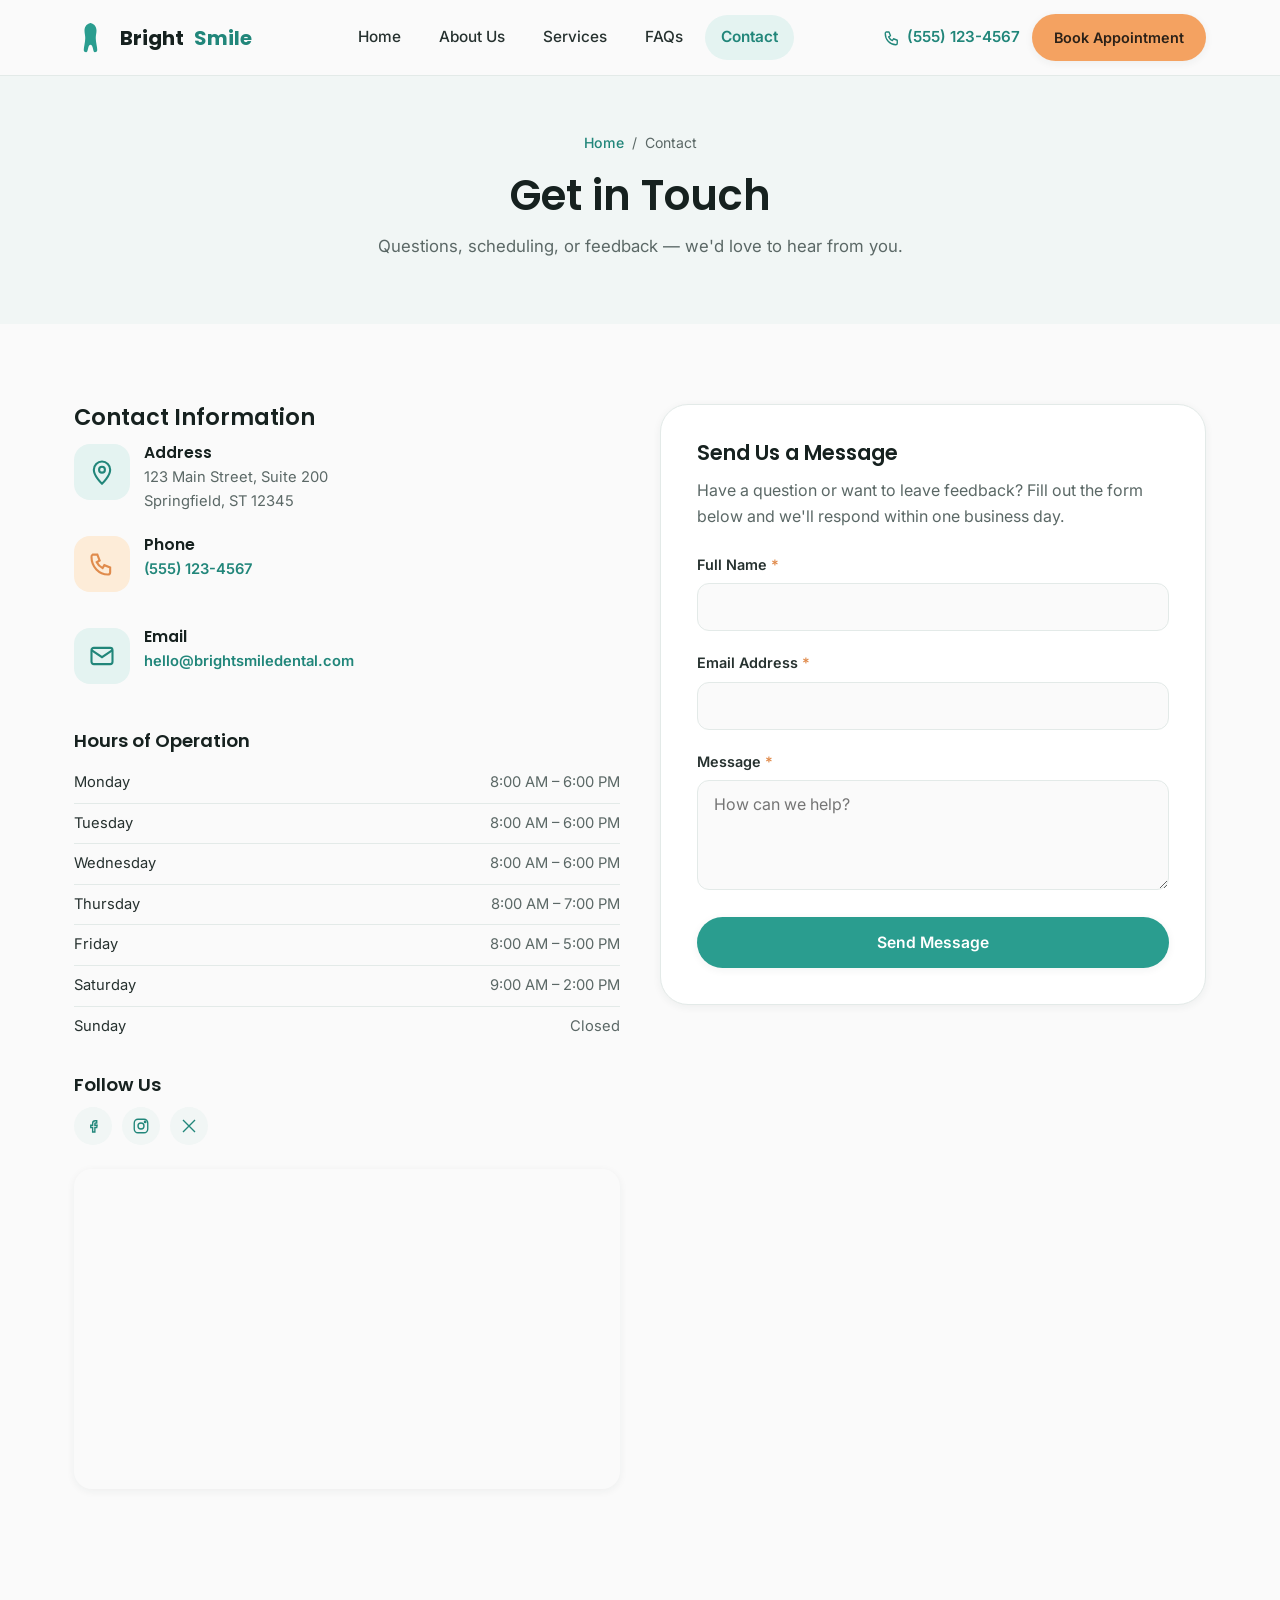
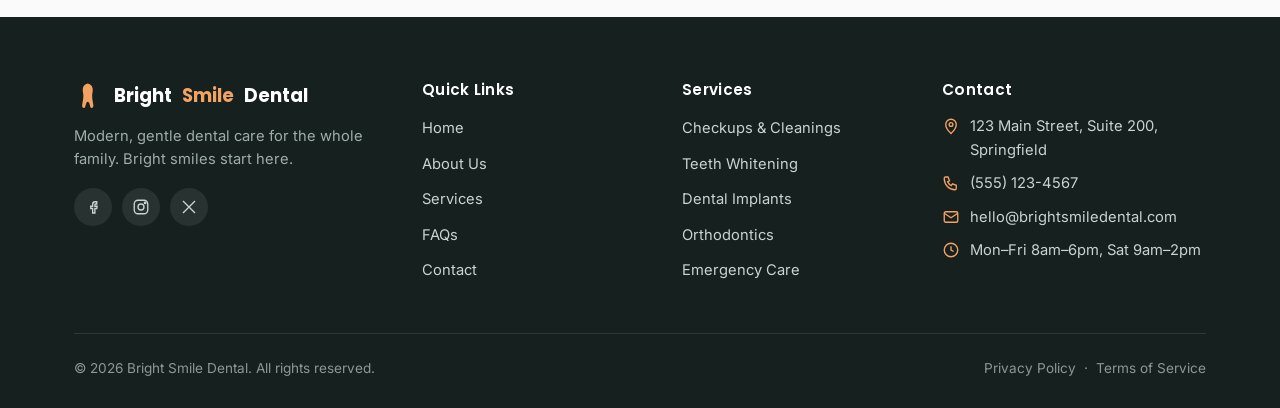
<file: contact.html>
<!DOCTYPE html>
<html lang="en">
<head>
<meta charset="UTF-8">
<meta name="viewport" content="width=device-width, initial-scale=1.0">
<title>Contact Us | Bright Smile Dental</title>
<meta name="description" content="Get in touch with Bright Smile Dental — address, phone, email, hours of operation, and a contact form. We'd love to hear from you.">
<link rel="icon" href="data:image/svg+xml,<svg xmlns=%22http://www.w3.org/2000/svg%22 viewBox=%220 0 24 24%22><text y=%2218%22 font-size=%2218%22>🦷</text></svg>">
<link rel="preconnect" href="https://fonts.googleapis.com">
<link rel="preconnect" href="https://fonts.gstatic.com" crossorigin>
<link href="https://fonts.googleapis.com/css2?family=Inter:wght@400;500;600;700&family=Poppins:wght@500;600;700&display=swap" rel="stylesheet">
<link rel="stylesheet" href="css/style.css">
</head>
<body>
<a class="skip-link" href="#main">Skip to main content</a>

<header class="site-header">
  <div class="header-inner container">
    <a href="index.html" class="logo" aria-label="Bright Smile Dental — Home">
      <svg viewBox="0 0 24 24" fill="var(--primary)" aria-hidden="true"><path d="M12 2C9 2 7 4 7 7c0 2 .5 3 .5 5 0 3-1 6-1 8 0 1 .8 1.5 1.5 1.5.9 0 1-1 1.5-3 .3-1.3.8-2 1.5-2s1.2.7 1.5 2c.5 2 .6 3 1.5 3 .7 0 1.5-.5 1.5-1.5 0-2-1-5-1-8 0-2 .5-3 .5-5 0-3-2-5-5-5z"/></svg>
      Bright<span>Smile</span>
    </a>
    <nav class="main-nav" aria-label="Primary">
      <a href="index.html" data-nav="index.html">Home</a>
      <a href="about.html" data-nav="about.html">About Us</a>
      <a href="services.html" data-nav="services.html">Services</a>
      <a href="faq.html" data-nav="faq.html">FAQs</a>
      <a href="contact.html" data-nav="contact.html">Contact</a>
    </nav>
    <div class="header-actions">
      <a href="tel:+15551234567" class="header-phone">
        <svg viewBox="0 0 24 24" fill="none" stroke="currentColor" stroke-width="1.8" stroke-linecap="round" stroke-linejoin="round" aria-hidden="true"><path d="M4 4h4l2 5-2.5 1.5a11 11 0 0 0 5 5L14 13l5 2v4a2 2 0 0 1-2 2C9.5 21 3 14.5 3 6a2 2 0 0 1 1-2z"/></svg>
        (555) 123-4567
      </a>
      <a href="booking.html" class="btn btn-accent btn-sm"><span class="btn-text-full">Book Appointment</span><span class="btn-text-short">Book</span></a>
      <button class="nav-toggle" aria-label="Toggle menu" aria-expanded="false">
        <svg viewBox="0 0 24 24" fill="none" stroke="currentColor" stroke-width="2" stroke-linecap="round"><path d="M3 6h18M3 12h18M3 18h18"/></svg>
      </button>
    </div>
  </div>
</header>
<div class="nav-scrim"></div>

<main id="main">

  <section class="page-hero">
    <div class="container">
      <div class="breadcrumb"><a href="index.html">Home</a> <span>/</span> <span>Contact</span></div>
      <h1>Get in Touch</h1>
      <p>Questions, scheduling, or feedback — we'd love to hear from you.</p>
    </div>
  </section>

  <section class="section">
    <div class="container contact-grid">

      <div>
        <h2 style="font-size:1.4rem;">Contact Information</h2>
        <div class="contact-info-list">
          <div class="contact-info-item">
            <div class="icon-badge"><svg viewBox="0 0 24 24" fill="none" stroke="currentColor" stroke-width="1.8"><path d="M12 22s7-6.5 7-12a7 7 0 1 0-14 0c0 5.5 7 12 7 12z"/><circle cx="12" cy="10" r="2.5"/></svg></div>
            <div><h4>Address</h4><p>123 Main Street, Suite 200<br>Springfield, ST 12345</p></div>
          </div>
          <div class="contact-info-item">
            <div class="icon-badge coral"><svg viewBox="0 0 24 24" fill="none" stroke="currentColor" stroke-width="1.8"><path d="M4 4h4l2 5-2.5 1.5a11 11 0 0 0 5 5L14 13l5 2v4a2 2 0 0 1-2 2C9.5 21 3 14.5 3 6a2 2 0 0 1 1-2z"/></svg></div>
            <div><h4>Phone</h4><p><a href="tel:+15551234567" style="color:var(--primary-dark); font-weight:600;">(555) 123-4567</a></p></div>
          </div>
          <div class="contact-info-item">
            <div class="icon-badge"><svg viewBox="0 0 24 24" fill="none" stroke="currentColor" stroke-width="1.8"><rect x="3" y="5" width="18" height="14" rx="2"/><path d="m3 7 9 6 9-6"/></svg></div>
            <div><h4>Email</h4><p><a href="mailto:hello@brightsmiledental.com" style="color:var(--primary-dark); font-weight:600;">hello@brightsmiledental.com</a></p></div>
          </div>
        </div>

        <h2 style="font-size:1.15rem;">Hours of Operation</h2>
        <table class="hours-table">
          <tr><td>Monday</td><td>8:00 AM – 6:00 PM</td></tr>
          <tr><td>Tuesday</td><td>8:00 AM – 6:00 PM</td></tr>
          <tr><td>Wednesday</td><td>8:00 AM – 6:00 PM</td></tr>
          <tr><td>Thursday</td><td>8:00 AM – 7:00 PM</td></tr>
          <tr><td>Friday</td><td>8:00 AM – 5:00 PM</td></tr>
          <tr><td>Saturday</td><td>9:00 AM – 2:00 PM</td></tr>
          <tr><td>Sunday</td><td>Closed</td></tr>
        </table>

        <h2 style="font-size:1.15rem; margin-top:28px;">Follow Us</h2>
        <div class="social-row" style="margin-top:0;">
          <a href="#" aria-label="Facebook" style="background:var(--bg-alt); color:var(--primary-dark);"><svg viewBox="0 0 24 24" fill="none" stroke="currentColor" stroke-width="1.8"><path d="M15 8h2V5h-2c-2 0-3.5 1.5-3.5 3.5V11H9v3h2.5v6h3v-6H17l.5-3h-3V9c0-.6.4-1 1-1z"/></svg></a>
          <a href="#" aria-label="Instagram" style="background:var(--bg-alt); color:var(--primary-dark);"><svg viewBox="0 0 24 24" fill="none" stroke="currentColor" stroke-width="1.8"><rect x="3" y="3" width="18" height="18" rx="5"/><circle cx="12" cy="12" r="4"/><circle cx="17.5" cy="6.5" r="1"/></svg></a>
          <a href="#" aria-label="X (Twitter)" style="background:var(--bg-alt); color:var(--primary-dark);"><svg viewBox="0 0 24 24" fill="none" stroke="currentColor" stroke-width="1.8"><path d="M4 4l16 16M20 4L4 20"/></svg></a>
        </div>

        <iframe class="map-embed" title="Map showing Bright Smile Dental location" loading="lazy" src="https://maps.google.com/maps?q=123%20Main%20Street%2C%20Springfield&t=&z=14&ie=UTF8&output=embed"></iframe>
      </div>

      <div>
        <div class="form-card" id="contact-form-wrap">
          <h2 style="font-size:1.3rem;">Send Us a Message</h2>
          <p style="margin-bottom:24px;">Have a question or want to leave feedback? Fill out the form below and we'll respond within one business day.</p>
          <form id="contact-form" novalidate>
            <div class="field">
              <label for="c-name">Full Name <span class="required">*</span></label>
              <input type="text" id="c-name" name="name" required autocomplete="name">
              <p class="field-error">Please enter your name.</p>
            </div>
            <div class="field">
              <label for="c-email">Email Address <span class="required">*</span></label>
              <input type="email" id="c-email" name="email" required autocomplete="email">
              <p class="field-error">Please enter a valid email address.</p>
            </div>
            <div class="field">
              <label for="c-message">Message <span class="required">*</span></label>
              <textarea id="c-message" name="message" required placeholder="How can we help?"></textarea>
              <p class="field-error">Please enter a message.</p>
            </div>
            <button type="submit" class="btn btn-primary btn-block">Send Message</button>
          </form>
        </div>

        <div class="confirmation-box hidden" id="contact-confirmation">
          <div class="check-circle"><svg viewBox="0 0 24 24" fill="none" stroke="currentColor" stroke-width="2.4" stroke-linecap="round" stroke-linejoin="round"><path d="M5 13l4 4 10-10"/></svg></div>
          <h2>Message Sent!</h2>
          <p>Thanks for reaching out — our team will get back to you within one business day.</p>
        </div>
      </div>

    </div>
  </section>

</main>

<footer class="site-footer">
  <div class="container">
    <div class="footer-grid">
      <div>
        <div class="footer-logo">
          <svg viewBox="0 0 24 24" fill="var(--accent)" aria-hidden="true"><path d="M12 2C9 2 7 4 7 7c0 2 .5 3 .5 5 0 3-1 6-1 8 0 1 .8 1.5 1.5 1.5.9 0 1-1 1.5-3 .3-1.3.8-2 1.5-2s1.2.7 1.5 2c.5 2 .6 3 1.5 3 .7 0 1.5-.5 1.5-1.5 0-2-1-5-1-8 0-2 .5-3 .5-5 0-3-2-5-5-5z"/></svg>
          Bright<span style="color:var(--accent)">Smile</span> Dental
        </div>
        <p>Modern, gentle dental care for the whole family. Bright smiles start here.</p>
        <div class="social-row">
          <a href="#" aria-label="Facebook"><svg viewBox="0 0 24 24" fill="none" stroke="currentColor" stroke-width="1.8"><path d="M15 8h2V5h-2c-2 0-3.5 1.5-3.5 3.5V11H9v3h2.5v6h3v-6H17l.5-3h-3V9c0-.6.4-1 1-1z"/></svg></a>
          <a href="#" aria-label="Instagram"><svg viewBox="0 0 24 24" fill="none" stroke="currentColor" stroke-width="1.8"><rect x="3" y="3" width="18" height="18" rx="5"/><circle cx="12" cy="12" r="4"/><circle cx="17.5" cy="6.5" r="1"/></svg></a>
          <a href="#" aria-label="X (Twitter)"><svg viewBox="0 0 24 24" fill="none" stroke="currentColor" stroke-width="1.8"><path d="M4 4l16 16M20 4L4 20"/></svg></a>
        </div>
      </div>
      <div class="footer-col">
        <h4>Quick Links</h4>
        <ul>
          <li><a href="index.html">Home</a></li>
          <li><a href="about.html">About Us</a></li>
          <li><a href="services.html">Services</a></li>
          <li><a href="faq.html">FAQs</a></li>
          <li><a href="contact.html">Contact</a></li>
        </ul>
      </div>
      <div class="footer-col">
        <h4>Services</h4>
        <ul>
          <li><a href="services.html#checkups">Checkups &amp; Cleanings</a></li>
          <li><a href="services.html#whitening">Teeth Whitening</a></li>
          <li><a href="services.html#implants">Dental Implants</a></li>
          <li><a href="services.html#orthodontics">Orthodontics</a></li>
          <li><a href="services.html#emergency">Emergency Care</a></li>
        </ul>
      </div>
      <div class="footer-col">
        <h4>Contact</h4>
        <ul class="footer-contact">
          <li><svg viewBox="0 0 24 24" fill="none" stroke="currentColor" stroke-width="1.8"><path d="M12 22s7-6.5 7-12a7 7 0 1 0-14 0c0 5.5 7 12 7 12z"/><circle cx="12" cy="10" r="2.5"/></svg> 123 Main Street, Suite 200, Springfield</li>
          <li><svg viewBox="0 0 24 24" fill="none" stroke="currentColor" stroke-width="1.8"><path d="M4 4h4l2 5-2.5 1.5a11 11 0 0 0 5 5L14 13l5 2v4a2 2 0 0 1-2 2C9.5 21 3 14.5 3 6a2 2 0 0 1 1-2z"/></svg> (555) 123-4567</li>
          <li><svg viewBox="0 0 24 24" fill="none" stroke="currentColor" stroke-width="1.8"><rect x="3" y="5" width="18" height="14" rx="2"/><path d="m3 7 9 6 9-6"/></svg> hello@brightsmiledental.com</li>
          <li><svg viewBox="0 0 24 24" fill="none" stroke="currentColor" stroke-width="1.8"><circle cx="12" cy="12" r="9"/><path d="M12 7v5l3.5 2"/></svg> Mon–Fri 8am–6pm, Sat 9am–2pm</li>
        </ul>
      </div>
    </div>
    <div class="footer-bottom">
      <span>&copy; <span data-year></span> Bright Smile Dental. All rights reserved.</span>
      <span><a href="#">Privacy Policy</a> &nbsp;·&nbsp; <a href="#">Terms of Service</a></span>
    </div>
  </div>
</footer>

<script src="js/main.js"></script>
</body>
</html>
</file>
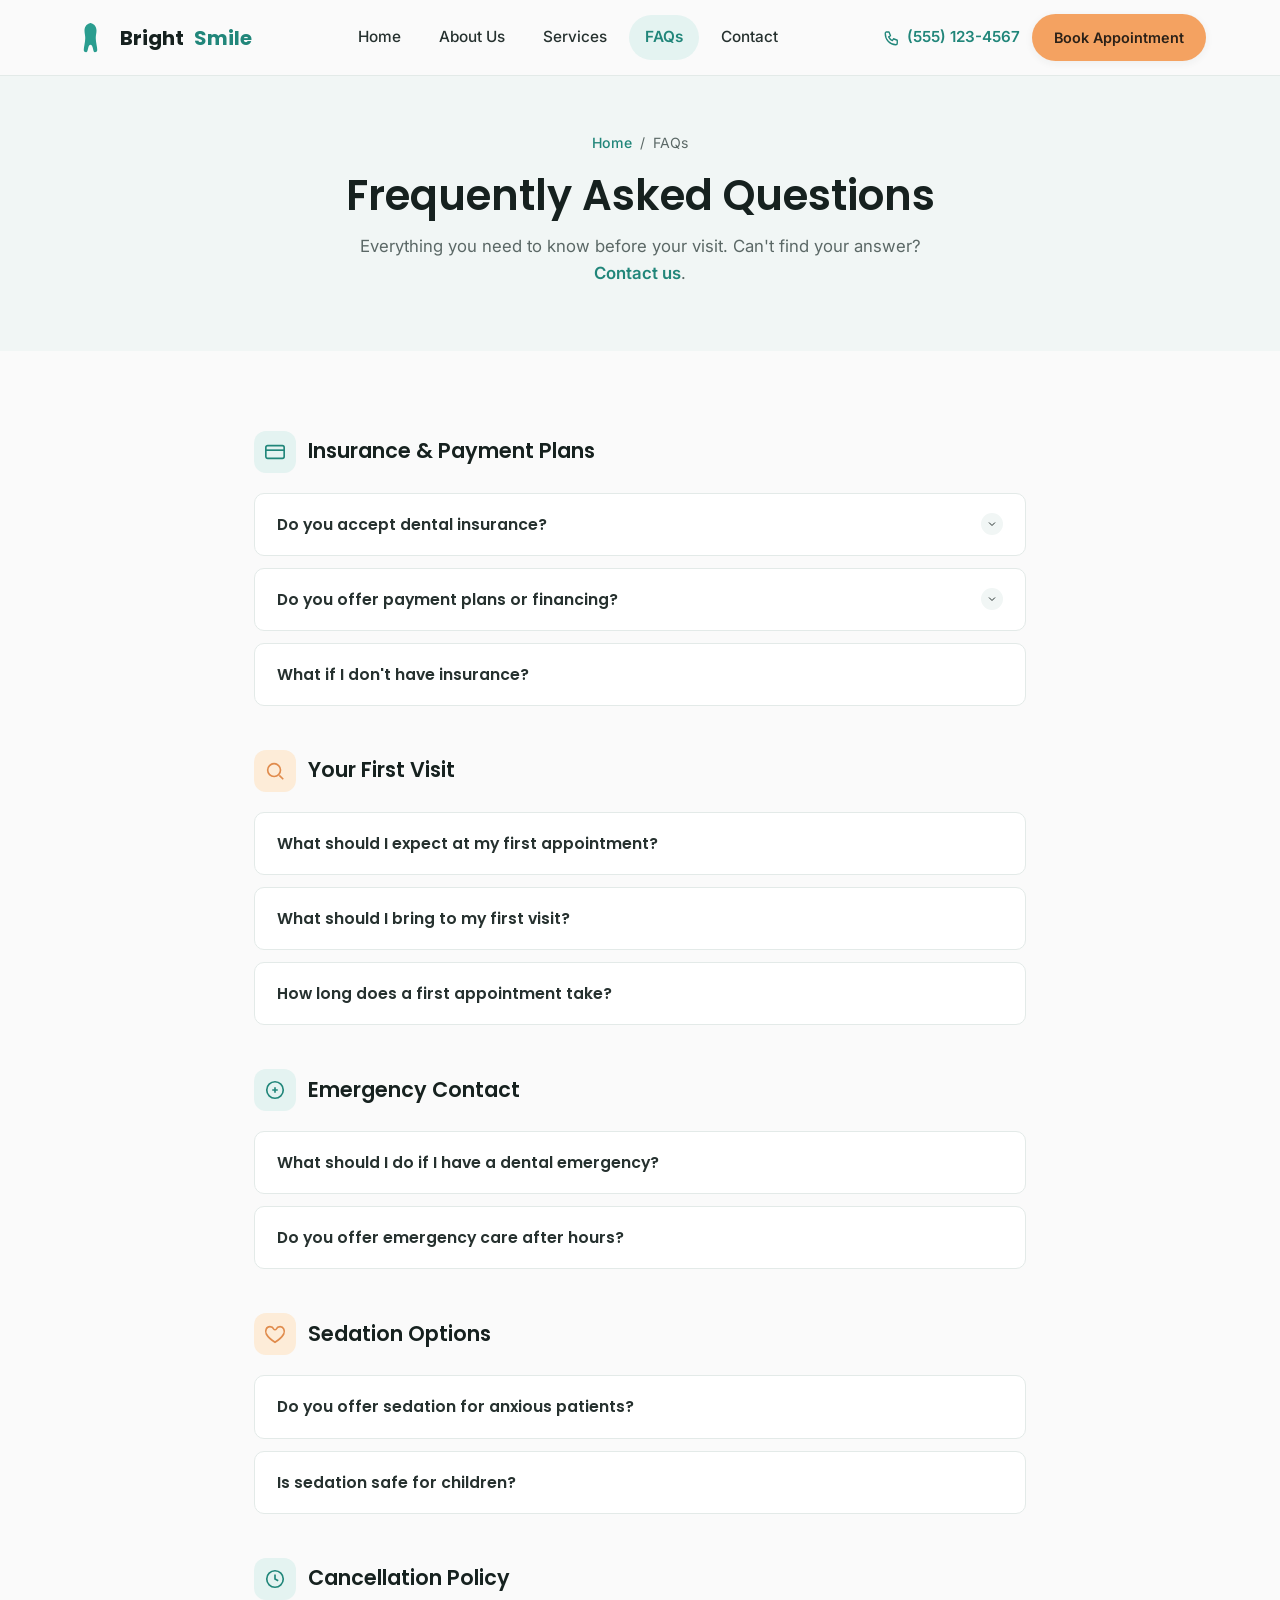
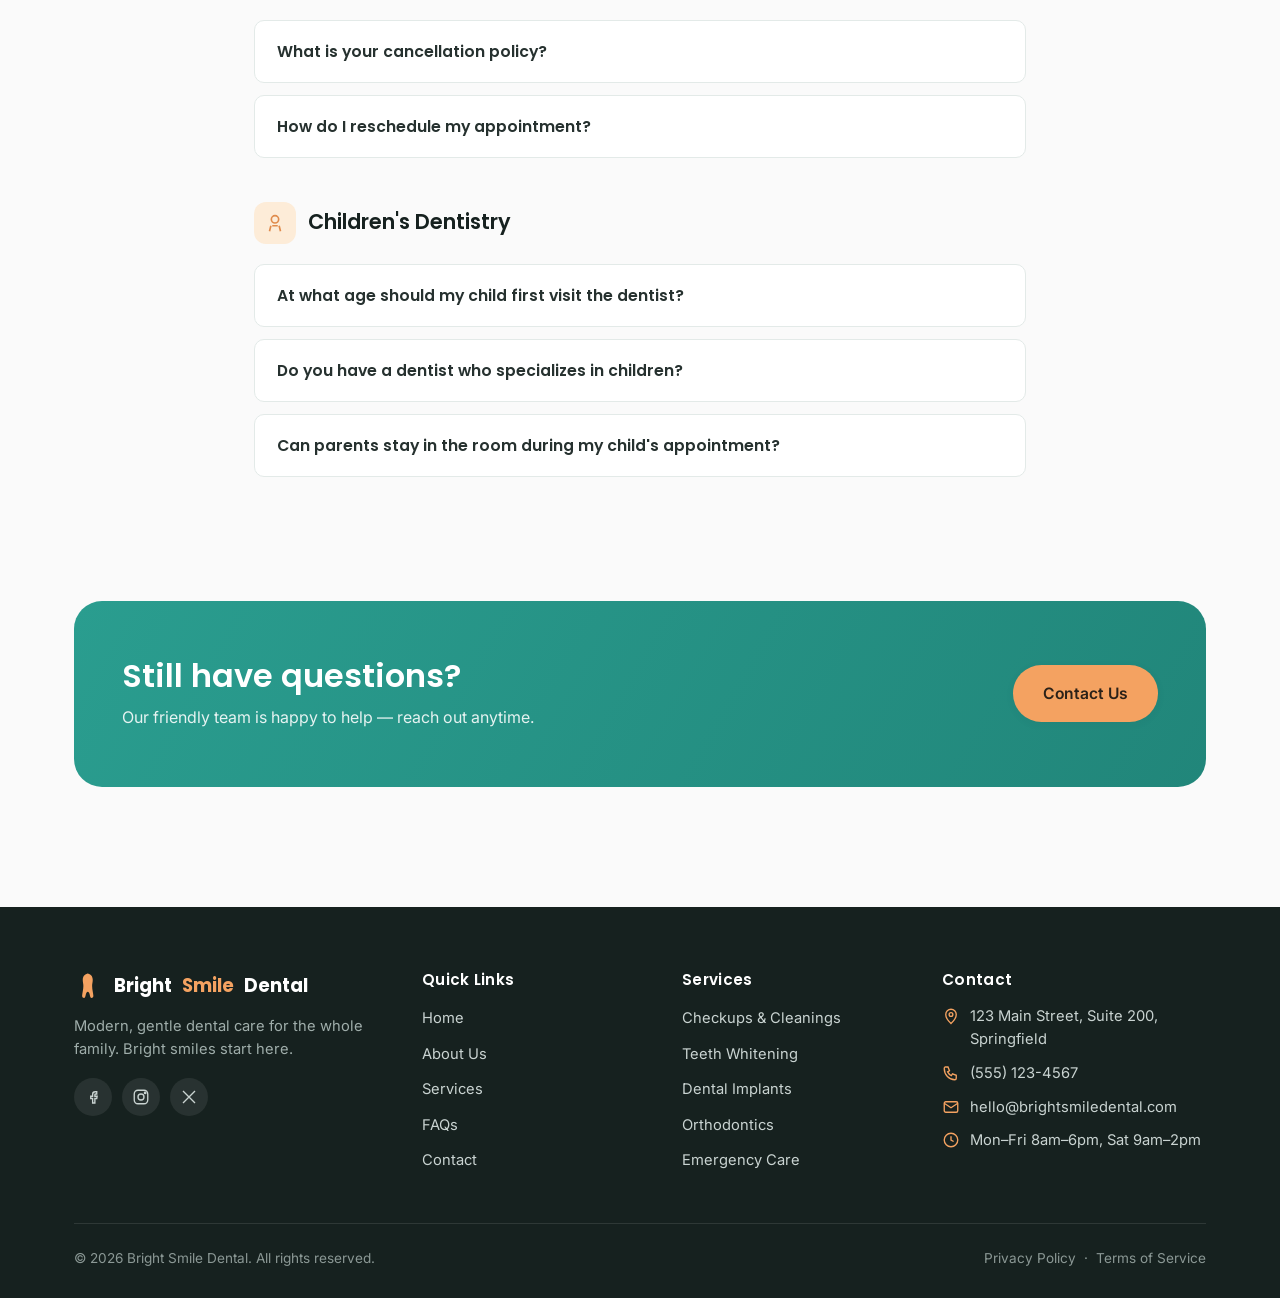
<file: faq.html>
<!DOCTYPE html>
<html lang="en">
<head>
<meta charset="UTF-8">
<meta name="viewport" content="width=device-width, initial-scale=1.0">
<title>FAQs | Bright Smile Dental</title>
<meta name="description" content="Answers to common questions about insurance, first visits, emergencies, sedation, cancellation policy, and children's dentistry at Bright Smile Dental.">
<link rel="icon" href="data:image/svg+xml,<svg xmlns=%22http://www.w3.org/2000/svg%22 viewBox=%220 0 24 24%22><text y=%2218%22 font-size=%2218%22>🦷</text></svg>">
<link rel="preconnect" href="https://fonts.googleapis.com">
<link rel="preconnect" href="https://fonts.gstatic.com" crossorigin>
<link href="https://fonts.googleapis.com/css2?family=Inter:wght@400;500;600;700&family=Poppins:wght@500;600;700&display=swap" rel="stylesheet">
<link rel="stylesheet" href="css/style.css">
</head>
<body>
<a class="skip-link" href="#main">Skip to main content</a>

<header class="site-header">
  <div class="header-inner container">
    <a href="index.html" class="logo" aria-label="Bright Smile Dental — Home">
      <svg viewBox="0 0 24 24" fill="var(--primary)" aria-hidden="true"><path d="M12 2C9 2 7 4 7 7c0 2 .5 3 .5 5 0 3-1 6-1 8 0 1 .8 1.5 1.5 1.5.9 0 1-1 1.5-3 .3-1.3.8-2 1.5-2s1.2.7 1.5 2c.5 2 .6 3 1.5 3 .7 0 1.5-.5 1.5-1.5 0-2-1-5-1-8 0-2 .5-3 .5-5 0-3-2-5-5-5z"/></svg>
      Bright<span>Smile</span>
    </a>
    <nav class="main-nav" aria-label="Primary">
      <a href="index.html" data-nav="index.html">Home</a>
      <a href="about.html" data-nav="about.html">About Us</a>
      <a href="services.html" data-nav="services.html">Services</a>
      <a href="faq.html" data-nav="faq.html">FAQs</a>
      <a href="contact.html" data-nav="contact.html">Contact</a>
    </nav>
    <div class="header-actions">
      <a href="tel:+15551234567" class="header-phone">
        <svg viewBox="0 0 24 24" fill="none" stroke="currentColor" stroke-width="1.8" stroke-linecap="round" stroke-linejoin="round" aria-hidden="true"><path d="M4 4h4l2 5-2.5 1.5a11 11 0 0 0 5 5L14 13l5 2v4a2 2 0 0 1-2 2C9.5 21 3 14.5 3 6a2 2 0 0 1 1-2z"/></svg>
        (555) 123-4567
      </a>
      <a href="booking.html" class="btn btn-accent btn-sm"><span class="btn-text-full">Book Appointment</span><span class="btn-text-short">Book</span></a>
      <button class="nav-toggle" aria-label="Toggle menu" aria-expanded="false">
        <svg viewBox="0 0 24 24" fill="none" stroke="currentColor" stroke-width="2" stroke-linecap="round"><path d="M3 6h18M3 12h18M3 18h18"/></svg>
      </button>
    </div>
  </div>
</header>
<div class="nav-scrim"></div>

<main id="main">

  <section class="page-hero">
    <div class="container">
      <div class="breadcrumb"><a href="index.html">Home</a> <span>/</span> <span>FAQs</span></div>
      <h1>Frequently Asked Questions</h1>
      <p>Everything you need to know before your visit. Can't find your answer? <a href="contact.html" style="color:var(--primary-dark); font-weight:600;">Contact us</a>.</p>
    </div>
  </section>

  <section class="section">
    <div class="container" style="max-width:820px;">

      <div class="faq-category">
        <h2><span class="icon-badge"><svg viewBox="0 0 24 24" fill="none" stroke="currentColor" stroke-width="1.8"><rect x="2" y="5" width="20" height="14" rx="2"/><path d="M2 10h20"/></svg></span> Insurance &amp; Payment Plans</h2>

        <details class="accordion-item">
          <summary>Do you accept dental insurance?<span class="chev"><svg viewBox="0 0 24 24" fill="none" stroke="currentColor" stroke-width="2"><path d="M6 9l6 6 6-6"/></svg></span></summary>
          <div class="accordion-body"><p>Yes — we accept most major dental insurance plans and will help you understand your coverage before treatment. Our front desk team can verify your benefits ahead of your appointment.</p></div>
        </details>
        <details class="accordion-item">
          <summary>Do you offer payment plans or financing?<span class="chev"><svg viewBox="0 0 24 24" fill="none" stroke="currentColor" stroke-width="2"><path d="M6 9l6 6 6-6"/></svg></span></summary>
          <div class="accordion-body"><p>Yes. We offer flexible in-house payment plans and partner with third-party financing providers for larger treatments like implants, orthodontics, or veneers.</p></div>
        </details>
        <details class="accordion-item">
          <summary>What if I don't have insurance?</summary>
          <div class="accordion-body"><p>No problem — we offer a discounted in-house membership plan that covers routine checkups, cleanings, and reduced rates on other treatments.</p></div>
        </details>
      </div>

      <div class="faq-category">
        <h2><span class="icon-badge coral"><svg viewBox="0 0 24 24" fill="none" stroke="currentColor" stroke-width="1.8"><circle cx="11" cy="11" r="7"/><path d="M21 21l-4.3-4.3"/></svg></span> Your First Visit</h2>

        <details class="accordion-item">
          <summary>What should I expect at my first appointment?</summary>
          <div class="accordion-body"><p>Your first visit includes a full oral exam, digital X-rays if needed, a professional cleaning, and time to discuss any concerns or treatment goals with your dentist.</p></div>
        </details>
        <details class="accordion-item">
          <summary>What should I bring to my first visit?</summary>
          <div class="accordion-body"><p>Please bring a photo ID, your insurance card (if applicable), and a list of any current medications. Arriving 15 minutes early to complete paperwork is recommended.</p></div>
        </details>
        <details class="accordion-item">
          <summary>How long does a first appointment take?</summary>
          <div class="accordion-body"><p>Plan for approximately 60–75 minutes for a comprehensive first visit, including exam, X-rays, and cleaning.</p></div>
        </details>
      </div>

      <div class="faq-category">
        <h2><span class="icon-badge"><svg viewBox="0 0 24 24" fill="none" stroke="currentColor" stroke-width="1.8"><path d="M12 9v6M9 12h6"/><circle cx="12" cy="12" r="9"/></svg></span> Emergency Contact</h2>

        <details class="accordion-item">
          <summary>What should I do if I have a dental emergency?</summary>
          <div class="accordion-body"><p>Call our office immediately at (555) 123-4567. We reserve same-day slots for urgent issues like severe pain, swelling, or a knocked-out tooth.</p></div>
        </details>
        <details class="accordion-item">
          <summary>Do you offer emergency care after hours?</summary>
          <div class="accordion-body"><p>Our answering service can reach the on-call dentist for true emergencies outside office hours. Follow the voicemail prompts for urgent assistance.</p></div>
        </details>
      </div>

      <div class="faq-category">
        <h2><span class="icon-badge coral"><svg viewBox="0 0 24 24" fill="none" stroke="currentColor" stroke-width="1.8"><path d="M12 21s-7-4.4-9.5-9C.8 8.2 2.6 4 6.5 4c2 0 3.5 1.2 4.2 2.6a1.5 1.5 0 0 0 2.6 0C14 5.2 15.5 4 17.5 4 21.4 4 23.2 8.2 21.5 12 19 16.6 12 21 12 21z"/></svg></span> Sedation Options</h2>

        <details class="accordion-item">
          <summary>Do you offer sedation for anxious patients?</summary>
          <div class="accordion-body"><p>Yes — we offer nitrous oxide (laughing gas) and oral conscious sedation for patients with dental anxiety or those undergoing longer procedures. We'll discuss the best option for your comfort level.</p></div>
        </details>
        <details class="accordion-item">
          <summary>Is sedation safe for children?</summary>
          <div class="accordion-body"><p>Mild sedation options like nitrous oxide are safe and commonly used for children when appropriate, always under careful monitoring by our pediatric-trained team.</p></div>
        </details>
      </div>

      <div class="faq-category">
        <h2><span class="icon-badge"><svg viewBox="0 0 24 24" fill="none" stroke="currentColor" stroke-width="1.8"><circle cx="12" cy="12" r="9"/><path d="M12 7v5l3.5 2"/></svg></span> Cancellation Policy</h2>

        <details class="accordion-item">
          <summary>What is your cancellation policy?</summary>
          <div class="accordion-body"><p>We kindly ask for at least 24 hours' notice to cancel or reschedule. Late cancellations or missed appointments may incur a small fee.</p></div>
        </details>
        <details class="accordion-item">
          <summary>How do I reschedule my appointment?</summary>
          <div class="accordion-body"><p>Simply call our office or use the booking form on our <a href="booking.html" style="color:var(--primary-dark); font-weight:600;">appointments page</a> to request a new time.</p></div>
        </details>
      </div>

      <div class="faq-category">
        <h2><span class="icon-badge coral"><svg viewBox="0 0 24 24" fill="none" stroke="currentColor" stroke-width="1.8"><circle cx="12" cy="8" r="4"/><path d="M6 21l1.5-6M18 21l-1.5-6M9 15h6"/></svg></span> Children's Dentistry</h2>

        <details class="accordion-item">
          <summary>At what age should my child first visit the dentist?</summary>
          <div class="accordion-body"><p>The American Academy of Pediatric Dentistry recommends a first visit by age 1, or within six months of the first tooth appearing.</p></div>
        </details>
        <details class="accordion-item">
          <summary>Do you have a dentist who specializes in children?</summary>
          <div class="accordion-body"><p>Yes — Dr. Priya Nair is our dedicated pediatric dentist, and our whole team is trained to make visits comfortable and fun for kids of all ages.</p></div>
        </details>
        <details class="accordion-item">
          <summary>Can parents stay in the room during my child's appointment?</summary>
          <div class="accordion-body"><p>Absolutely. Parents and guardians are always welcome to stay with their child throughout the visit.</p></div>
        </details>
      </div>

    </div>
  </section>

  <section class="section" style="padding-top:0;">
    <div class="container">
      <div class="cta-banner">
        <div>
          <h2>Still have questions?</h2>
          <p>Our friendly team is happy to help — reach out anytime.</p>
        </div>
        <div class="cta-banner-actions">
          <a href="contact.html" class="btn btn-accent">Contact Us</a>
        </div>
      </div>
    </div>
  </section>

</main>

<footer class="site-footer">
  <div class="container">
    <div class="footer-grid">
      <div>
        <div class="footer-logo">
          <svg viewBox="0 0 24 24" fill="var(--accent)" aria-hidden="true"><path d="M12 2C9 2 7 4 7 7c0 2 .5 3 .5 5 0 3-1 6-1 8 0 1 .8 1.5 1.5 1.5.9 0 1-1 1.5-3 .3-1.3.8-2 1.5-2s1.2.7 1.5 2c.5 2 .6 3 1.5 3 .7 0 1.5-.5 1.5-1.5 0-2-1-5-1-8 0-2 .5-3 .5-5 0-3-2-5-5-5z"/></svg>
          Bright<span style="color:var(--accent)">Smile</span> Dental
        </div>
        <p>Modern, gentle dental care for the whole family. Bright smiles start here.</p>
        <div class="social-row">
          <a href="#" aria-label="Facebook"><svg viewBox="0 0 24 24" fill="none" stroke="currentColor" stroke-width="1.8"><path d="M15 8h2V5h-2c-2 0-3.5 1.5-3.5 3.5V11H9v3h2.5v6h3v-6H17l.5-3h-3V9c0-.6.4-1 1-1z"/></svg></a>
          <a href="#" aria-label="Instagram"><svg viewBox="0 0 24 24" fill="none" stroke="currentColor" stroke-width="1.8"><rect x="3" y="3" width="18" height="18" rx="5"/><circle cx="12" cy="12" r="4"/><circle cx="17.5" cy="6.5" r="1"/></svg></a>
          <a href="#" aria-label="X (Twitter)"><svg viewBox="0 0 24 24" fill="none" stroke="currentColor" stroke-width="1.8"><path d="M4 4l16 16M20 4L4 20"/></svg></a>
        </div>
      </div>
      <div class="footer-col">
        <h4>Quick Links</h4>
        <ul>
          <li><a href="index.html">Home</a></li>
          <li><a href="about.html">About Us</a></li>
          <li><a href="services.html">Services</a></li>
          <li><a href="faq.html">FAQs</a></li>
          <li><a href="contact.html">Contact</a></li>
        </ul>
      </div>
      <div class="footer-col">
        <h4>Services</h4>
        <ul>
          <li><a href="services.html#checkups">Checkups &amp; Cleanings</a></li>
          <li><a href="services.html#whitening">Teeth Whitening</a></li>
          <li><a href="services.html#implants">Dental Implants</a></li>
          <li><a href="services.html#orthodontics">Orthodontics</a></li>
          <li><a href="services.html#emergency">Emergency Care</a></li>
        </ul>
      </div>
      <div class="footer-col">
        <h4>Contact</h4>
        <ul class="footer-contact">
          <li><svg viewBox="0 0 24 24" fill="none" stroke="currentColor" stroke-width="1.8"><path d="M12 22s7-6.5 7-12a7 7 0 1 0-14 0c0 5.5 7 12 7 12z"/><circle cx="12" cy="10" r="2.5"/></svg> 123 Main Street, Suite 200, Springfield</li>
          <li><svg viewBox="0 0 24 24" fill="none" stroke="currentColor" stroke-width="1.8"><path d="M4 4h4l2 5-2.5 1.5a11 11 0 0 0 5 5L14 13l5 2v4a2 2 0 0 1-2 2C9.5 21 3 14.5 3 6a2 2 0 0 1 1-2z"/></svg> (555) 123-4567</li>
          <li><svg viewBox="0 0 24 24" fill="none" stroke="currentColor" stroke-width="1.8"><rect x="3" y="5" width="18" height="14" rx="2"/><path d="m3 7 9 6 9-6"/></svg> hello@brightsmiledental.com</li>
          <li><svg viewBox="0 0 24 24" fill="none" stroke="currentColor" stroke-width="1.8"><circle cx="12" cy="12" r="9"/><path d="M12 7v5l3.5 2"/></svg> Mon–Fri 8am–6pm, Sat 9am–2pm</li>
        </ul>
      </div>
    </div>
    <div class="footer-bottom">
      <span>&copy; <span data-year></span> Bright Smile Dental. All rights reserved.</span>
      <span><a href="#">Privacy Policy</a> &nbsp;·&nbsp; <a href="#">Terms of Service</a></span>
    </div>
  </div>
</footer>

<script src="js/main.js"></script>
</body>
</html>
</file>
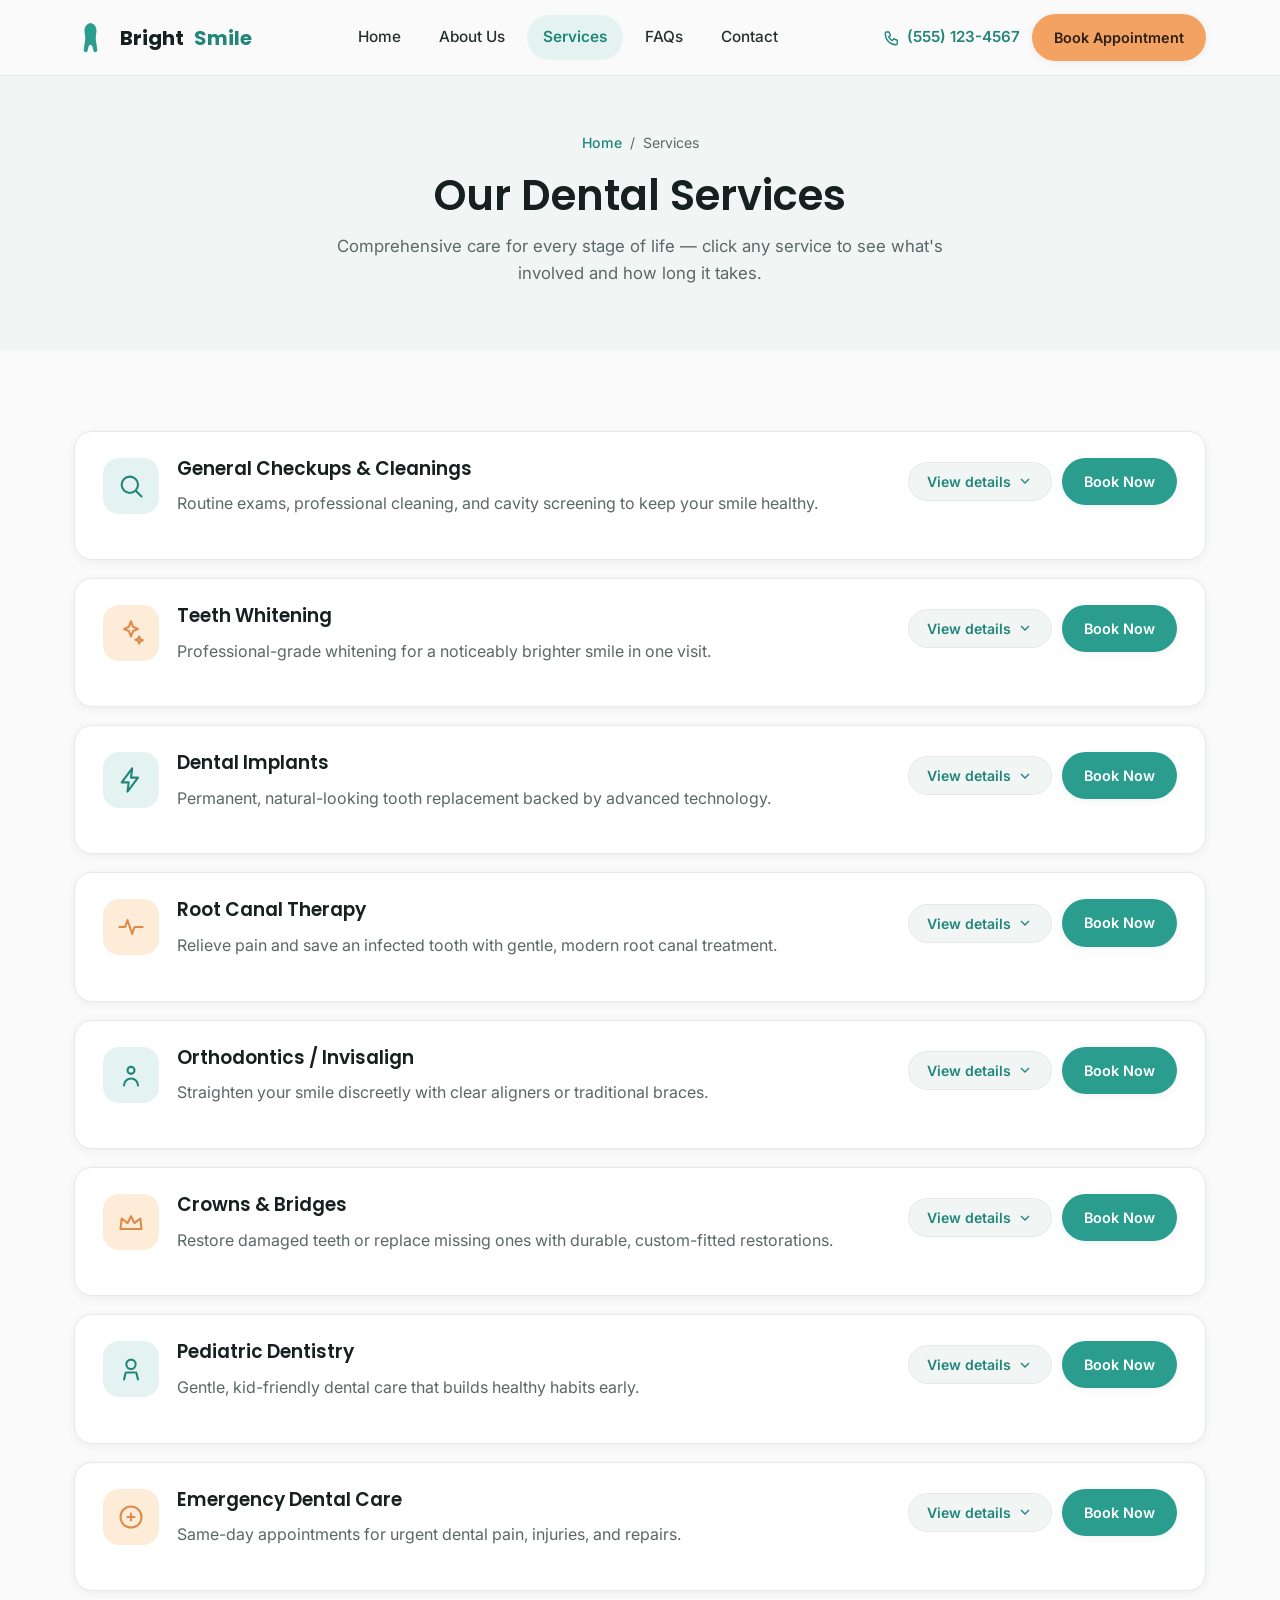
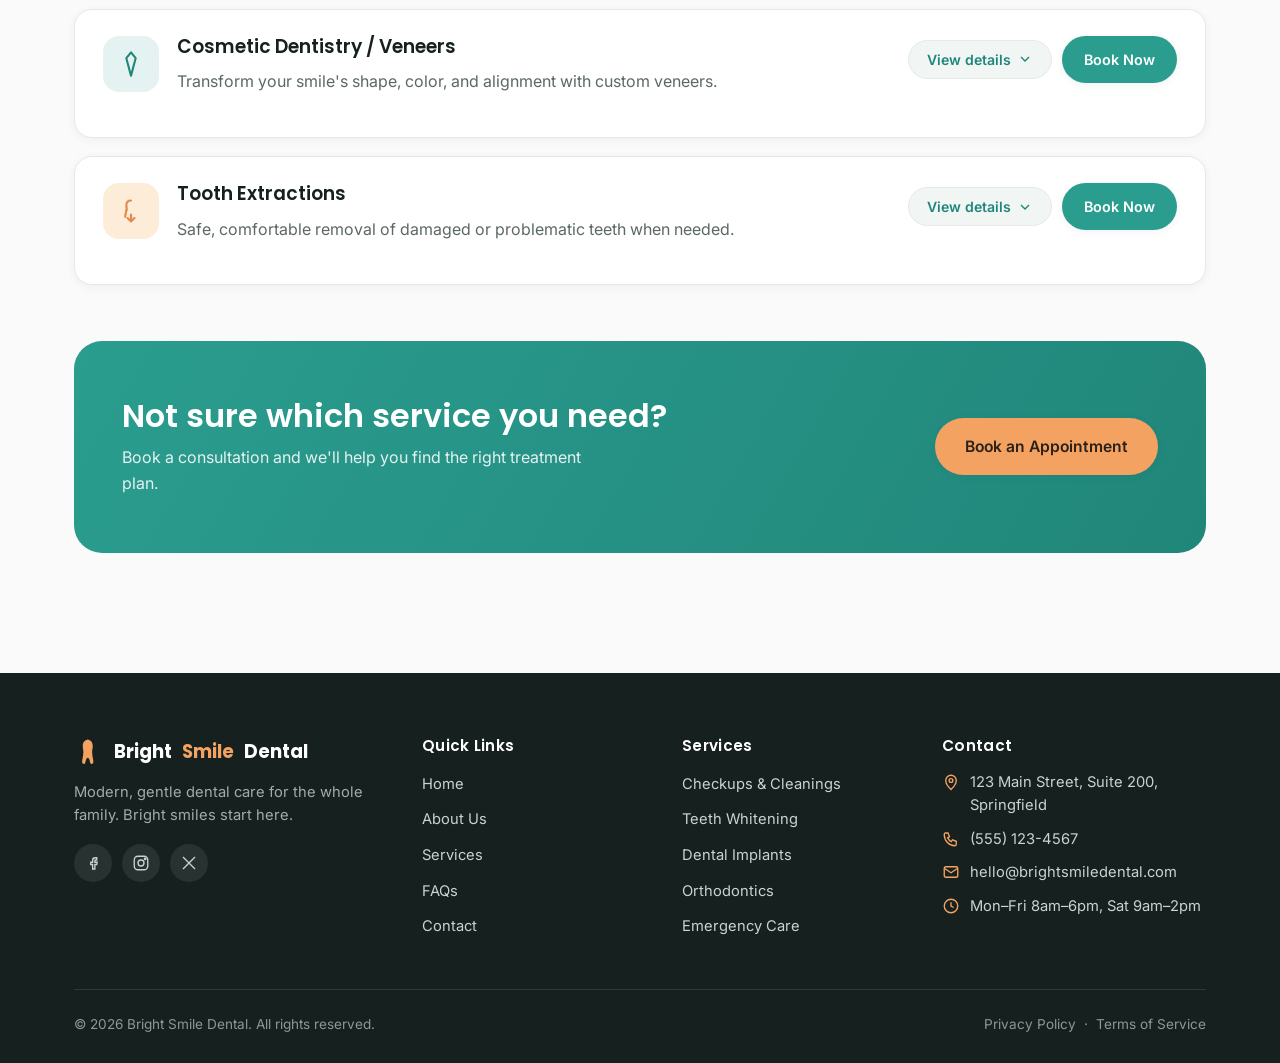
<file: services.html>
<!DOCTYPE html>
<html lang="en">
<head>
<meta charset="UTF-8">
<meta name="viewport" content="width=device-width, initial-scale=1.0">
<title>Dental Services | Bright Smile Dental</title>
<meta name="description" content="Explore our full range of dental services — checkups, whitening, implants, root canals, Invisalign, crowns, pediatric care, emergency care, veneers &amp; extractions.">
<link rel="icon" href="data:image/svg+xml,<svg xmlns=%22http://www.w3.org/2000/svg%22 viewBox=%220 0 24 24%22><text y=%2218%22 font-size=%2218%22>🦷</text></svg>">
<link rel="preconnect" href="https://fonts.googleapis.com">
<link rel="preconnect" href="https://fonts.gstatic.com" crossorigin>
<link href="https://fonts.googleapis.com/css2?family=Inter:wght@400;500;600;700&family=Poppins:wght@500;600;700&display=swap" rel="stylesheet">
<link rel="stylesheet" href="css/style.css">
</head>
<body>
<a class="skip-link" href="#main">Skip to main content</a>

<header class="site-header">
  <div class="header-inner container">
    <a href="index.html" class="logo" aria-label="Bright Smile Dental — Home">
      <svg viewBox="0 0 24 24" fill="var(--primary)" aria-hidden="true"><path d="M12 2C9 2 7 4 7 7c0 2 .5 3 .5 5 0 3-1 6-1 8 0 1 .8 1.5 1.5 1.5.9 0 1-1 1.5-3 .3-1.3.8-2 1.5-2s1.2.7 1.5 2c.5 2 .6 3 1.5 3 .7 0 1.5-.5 1.5-1.5 0-2-1-5-1-8 0-2 .5-3 .5-5 0-3-2-5-5-5z"/></svg>
      Bright<span>Smile</span>
    </a>
    <nav class="main-nav" aria-label="Primary">
      <a href="index.html" data-nav="index.html">Home</a>
      <a href="about.html" data-nav="about.html">About Us</a>
      <a href="services.html" data-nav="services.html">Services</a>
      <a href="faq.html" data-nav="faq.html">FAQs</a>
      <a href="contact.html" data-nav="contact.html">Contact</a>
    </nav>
    <div class="header-actions">
      <a href="tel:+15551234567" class="header-phone">
        <svg viewBox="0 0 24 24" fill="none" stroke="currentColor" stroke-width="1.8" stroke-linecap="round" stroke-linejoin="round" aria-hidden="true"><path d="M4 4h4l2 5-2.5 1.5a11 11 0 0 0 5 5L14 13l5 2v4a2 2 0 0 1-2 2C9.5 21 3 14.5 3 6a2 2 0 0 1 1-2z"/></svg>
        (555) 123-4567
      </a>
      <a href="booking.html" class="btn btn-accent btn-sm"><span class="btn-text-full">Book Appointment</span><span class="btn-text-short">Book</span></a>
      <button class="nav-toggle" aria-label="Toggle menu" aria-expanded="false">
        <svg viewBox="0 0 24 24" fill="none" stroke="currentColor" stroke-width="2" stroke-linecap="round"><path d="M3 6h18M3 12h18M3 18h18"/></svg>
      </button>
    </div>
  </div>
</header>
<div class="nav-scrim"></div>

<main id="main">

  <section class="page-hero">
    <div class="container">
      <div class="breadcrumb"><a href="index.html">Home</a> <span>/</span> <span>Services</span></div>
      <h1>Our Dental Services</h1>
      <p>Comprehensive care for every stage of life — click any service to see what's involved and how long it takes.</p>
    </div>
  </section>

  <section class="section">
    <div class="container">
      <div class="grid" style="grid-template-columns:1fr; gap:18px;">

        <article class="service-item" id="checkups" data-open="false">
          <div class="service-item-head">
            <div class="service-item-main">
              <div class="icon-badge"><svg viewBox="0 0 24 24" fill="none" stroke="currentColor" stroke-width="1.8" stroke-linecap="round" stroke-linejoin="round"><circle cx="11" cy="11" r="7"/><path d="M21 21l-4.3-4.3"/></svg></div>
              <div>
                <h3>General Checkups &amp; Cleanings</h3>
                <p>Routine exams, professional cleaning, and cavity screening to keep your smile healthy.</p>
              </div>
            </div>
            <div class="service-item-actions">
              <button class="service-toggle" aria-expanded="false"><span class="label">View details</span> <svg viewBox="0 0 24 24" fill="none" stroke="currentColor" stroke-width="2"><path d="M6 9l6 6 6-6"/></svg></button>
              <a href="booking.html?service=checkups" class="btn btn-primary btn-sm">Book Now</a>
            </div>
          </div>
          <div class="service-detail">
            <div class="service-detail-inner">
              <div><h4>What it involves</h4><p>Comprehensive oral exam, digital X-rays as needed, professional plaque &amp; tartar removal, polishing, and personalized hygiene guidance.</p></div>
              <div><h4>Typical duration</h4><p>45–60 minutes. Recommended every 6 months.</p></div>
            </div>
          </div>
        </article>

        <article class="service-item" id="whitening" data-open="false">
          <div class="service-item-head">
            <div class="service-item-main">
              <div class="icon-badge coral"><svg viewBox="0 0 24 24" fill="none" stroke="currentColor" stroke-width="1.8" stroke-linecap="round" stroke-linejoin="round"><path d="M12 2l1.8 4.7L18 8.5l-4.2 1.8L12 15l-1.8-4.7L6 8.5l4.2-1.8z"/><path d="M19 15l.9 2.3 2.3.9-2.3.9L19 21l-.9-2.3-2.3-.9 2.3-.9z"/></svg></div>
              <div>
                <h3>Teeth Whitening</h3>
                <p>Professional-grade whitening for a noticeably brighter smile in one visit.</p>
              </div>
            </div>
            <div class="service-item-actions">
              <button class="service-toggle" aria-expanded="false"><span class="label">View details</span> <svg viewBox="0 0 24 24" fill="none" stroke="currentColor" stroke-width="2"><path d="M6 9l6 6 6-6"/></svg></button>
              <a href="booking.html?service=whitening" class="btn btn-primary btn-sm">Book Now</a>
            </div>
          </div>
          <div class="service-detail">
            <div class="service-detail-inner">
              <div><h4>What it involves</h4><p>In-office bleaching treatment using a high-concentration whitening gel activated with light, safely brightening teeth several shades.</p></div>
              <div><h4>Typical duration</h4><p>60–90 minutes for a single in-office session.</p></div>
            </div>
          </div>
        </article>

        <article class="service-item" id="implants" data-open="false">
          <div class="service-item-head">
            <div class="service-item-main">
              <div class="icon-badge"><svg viewBox="0 0 24 24" fill="none" stroke="currentColor" stroke-width="1.8" stroke-linecap="round" stroke-linejoin="round"><path d="M13 2L4 14h6l-1 8 9-12h-6z"/></svg></div>
              <div>
                <h3>Dental Implants</h3>
                <p>Permanent, natural-looking tooth replacement backed by advanced technology.</p>
              </div>
            </div>
            <div class="service-item-actions">
              <button class="service-toggle" aria-expanded="false"><span class="label">View details</span> <svg viewBox="0 0 24 24" fill="none" stroke="currentColor" stroke-width="2"><path d="M6 9l6 6 6-6"/></svg></button>
              <a href="booking.html?service=implants" class="btn btn-primary btn-sm">Book Now</a>
            </div>
          </div>
          <div class="service-detail">
            <div class="service-detail-inner">
              <div><h4>What it involves</h4><p>A titanium post is placed in the jawbone to replace a missing tooth root, later topped with a custom crown for a natural look and feel.</p></div>
              <div><h4>Typical duration</h4><p>Placement takes 1–2 hours; full treatment spans 3–6 months including healing.</p></div>
            </div>
          </div>
        </article>

        <article class="service-item" id="rootcanal" data-open="false">
          <div class="service-item-head">
            <div class="service-item-main">
              <div class="icon-badge coral"><svg viewBox="0 0 24 24" fill="none" stroke="currentColor" stroke-width="1.8" stroke-linecap="round" stroke-linejoin="round"><polyline points="2,12 7,12 9,6 13,18 15,12 22,12"/></svg></div>
              <div>
                <h3>Root Canal Therapy</h3>
                <p>Relieve pain and save an infected tooth with gentle, modern root canal treatment.</p>
              </div>
            </div>
            <div class="service-item-actions">
              <button class="service-toggle" aria-expanded="false"><span class="label">View details</span> <svg viewBox="0 0 24 24" fill="none" stroke="currentColor" stroke-width="2"><path d="M6 9l6 6 6-6"/></svg></button>
              <a href="booking.html?service=rootcanal" class="btn btn-primary btn-sm">Book Now</a>
            </div>
          </div>
          <div class="service-detail">
            <div class="service-detail-inner">
              <div><h4>What it involves</h4><p>Removal of infected or inflamed pulp from inside the tooth, thorough cleaning and disinfection, then sealing to prevent further infection.</p></div>
              <div><h4>Typical duration</h4><p>60–90 minutes, sometimes split across two visits.</p></div>
            </div>
          </div>
        </article>

        <article class="service-item" id="orthodontics" data-open="false">
          <div class="service-item-head">
            <div class="service-item-main">
              <div class="icon-badge"><svg viewBox="0 0 24 24" fill="none" stroke="currentColor" stroke-width="1.8" stroke-linecap="round" stroke-linejoin="round"><circle cx="12" cy="8" r="3"/><path d="M6 21c0-3.5 2.7-6 6-6s6 2.5 6 6"/></svg></div>
              <div>
                <h3>Orthodontics / Invisalign</h3>
                <p>Straighten your smile discreetly with clear aligners or traditional braces.</p>
              </div>
            </div>
            <div class="service-item-actions">
              <button class="service-toggle" aria-expanded="false"><span class="label">View details</span> <svg viewBox="0 0 24 24" fill="none" stroke="currentColor" stroke-width="2"><path d="M6 9l6 6 6-6"/></svg></button>
              <a href="booking.html?service=orthodontics" class="btn btn-primary btn-sm">Book Now</a>
            </div>
          </div>
          <div class="service-detail">
            <div class="service-detail-inner">
              <div><h4>What it involves</h4><p>Custom treatment plan using clear Invisalign aligners or traditional braces to gradually straighten teeth and correct bite issues.</p></div>
              <div><h4>Typical duration</h4><p>Treatment ranges 6–24 months depending on complexity; check-ins every 6–8 weeks.</p></div>
            </div>
          </div>
        </article>

        <article class="service-item" id="crowns" data-open="false">
          <div class="service-item-head">
            <div class="service-item-main">
              <div class="icon-badge coral"><svg viewBox="0 0 24 24" fill="none" stroke="currentColor" stroke-width="1.8" stroke-linecap="round" stroke-linejoin="round"><path d="M3 18h18l-1-9-5 4-3-6-3 6-5-4z"/></svg></div>
              <div>
                <h3>Crowns &amp; Bridges</h3>
                <p>Restore damaged teeth or replace missing ones with durable, custom-fitted restorations.</p>
              </div>
            </div>
            <div class="service-item-actions">
              <button class="service-toggle" aria-expanded="false"><span class="label">View details</span> <svg viewBox="0 0 24 24" fill="none" stroke="currentColor" stroke-width="2"><path d="M6 9l6 6 6-6"/></svg></button>
              <a href="booking.html?service=crowns" class="btn btn-primary btn-sm">Book Now</a>
            </div>
          </div>
          <div class="service-detail">
            <div class="service-detail-inner">
              <div><h4>What it involves</h4><p>Custom-made caps (crowns) or connected replacement teeth (bridges), crafted from impressions and bonded in place for a natural fit.</p></div>
              <div><h4>Typical duration</h4><p>Two visits, about 2 weeks apart, roughly 60–90 minutes each.</p></div>
            </div>
          </div>
        </article>

        <article class="service-item" id="pediatric" data-open="false">
          <div class="service-item-head">
            <div class="service-item-main">
              <div class="icon-badge"><svg viewBox="0 0 24 24" fill="none" stroke="currentColor" stroke-width="1.8" stroke-linecap="round" stroke-linejoin="round"><circle cx="12" cy="8" r="4"/><path d="M6 21l1.5-6M18 21l-1.5-6M9 15h6"/></svg></div>
              <div>
                <h3>Pediatric Dentistry</h3>
                <p>Gentle, kid-friendly dental care that builds healthy habits early.</p>
              </div>
            </div>
            <div class="service-item-actions">
              <button class="service-toggle" aria-expanded="false"><span class="label">View details</span> <svg viewBox="0 0 24 24" fill="none" stroke="currentColor" stroke-width="2"><path d="M6 9l6 6 6-6"/></svg></button>
              <a href="booking.html?service=pediatric" class="btn btn-primary btn-sm">Book Now</a>
            </div>
          </div>
          <div class="service-detail">
            <div class="service-detail-inner">
              <div><h4>What it involves</h4><p>Friendly checkups, cleanings, fluoride treatments, and sealants tailored to children, delivered in a fun, low-stress environment.</p></div>
              <div><h4>Typical duration</h4><p>30–45 minutes. Recommended every 6 months starting at age 1.</p></div>
            </div>
          </div>
        </article>

        <article class="service-item" id="emergency" data-open="false">
          <div class="service-item-head">
            <div class="service-item-main">
              <div class="icon-badge coral"><svg viewBox="0 0 24 24" fill="none" stroke="currentColor" stroke-width="1.8" stroke-linecap="round" stroke-linejoin="round"><path d="M12 9v6M9 12h6"/><circle cx="12" cy="12" r="9"/></svg></div>
              <div>
                <h3>Emergency Dental Care</h3>
                <p>Same-day appointments for urgent dental pain, injuries, and repairs.</p>
              </div>
            </div>
            <div class="service-item-actions">
              <button class="service-toggle" aria-expanded="false"><span class="label">View details</span> <svg viewBox="0 0 24 24" fill="none" stroke="currentColor" stroke-width="2"><path d="M6 9l6 6 6-6"/></svg></button>
              <a href="booking.html?service=emergency" class="btn btn-primary btn-sm">Book Now</a>
            </div>
          </div>
          <div class="service-detail">
            <div class="service-detail-inner">
              <div><h4>What it involves</h4><p>Rapid evaluation and treatment for toothaches, broken teeth, lost fillings/crowns, and dental trauma.</p></div>
              <div><h4>Typical duration</h4><p>Varies by case; same-day visits typically available within a few hours.</p></div>
            </div>
          </div>
        </article>

        <article class="service-item" id="cosmetic" data-open="false">
          <div class="service-item-head">
            <div class="service-item-main">
              <div class="icon-badge"><svg viewBox="0 0 24 24" fill="none" stroke="currentColor" stroke-width="1.8" stroke-linecap="round" stroke-linejoin="round"><path d="M12 2l4 5-4 15-4-15z"/></svg></div>
              <div>
                <h3>Cosmetic Dentistry / Veneers</h3>
                <p>Transform your smile's shape, color, and alignment with custom veneers.</p>
              </div>
            </div>
            <div class="service-item-actions">
              <button class="service-toggle" aria-expanded="false"><span class="label">View details</span> <svg viewBox="0 0 24 24" fill="none" stroke="currentColor" stroke-width="2"><path d="M6 9l6 6 6-6"/></svg></button>
              <a href="booking.html?service=cosmetic" class="btn btn-primary btn-sm">Book Now</a>
            </div>
          </div>
          <div class="service-detail">
            <div class="service-detail-inner">
              <div><h4>What it involves</h4><p>Thin, custom-shaded porcelain shells bonded to the front of teeth to improve shape, color, and alignment for a flawless smile.</p></div>
              <div><h4>Typical duration</h4><p>Two visits, roughly 2 weeks apart, about 60–90 minutes each.</p></div>
            </div>
          </div>
        </article>

        <article class="service-item" id="extractions" data-open="false">
          <div class="service-item-head">
            <div class="service-item-main">
              <div class="icon-badge coral"><svg viewBox="0 0 24 24" fill="none" stroke="currentColor" stroke-width="1.8" stroke-linecap="round" stroke-linejoin="round"><path d="M12 3C9.5 3 8 4.7 8 7c0 1.6.4 2.5.4 4" /><path d="M8 11c0 2.3-1 4-1 6" stroke-dasharray="0"/><path d="M12 15v6M9 18l3 3 3-3"/></svg></div>
              <div>
                <h3>Tooth Extractions</h3>
                <p>Safe, comfortable removal of damaged or problematic teeth when needed.</p>
              </div>
            </div>
            <div class="service-item-actions">
              <button class="service-toggle" aria-expanded="false"><span class="label">View details</span> <svg viewBox="0 0 24 24" fill="none" stroke="currentColor" stroke-width="2"><path d="M6 9l6 6 6-6"/></svg></button>
              <a href="booking.html?service=extractions" class="btn btn-primary btn-sm">Book Now</a>
            </div>
          </div>
          <div class="service-detail">
            <div class="service-detail-inner">
              <div><h4>What it involves</h4><p>Gentle local anesthesia followed by careful removal of the tooth, with aftercare guidance to support fast, comfortable healing.</p></div>
              <div><h4>Typical duration</h4><p>20–40 minutes for routine extractions; longer for surgical cases.</p></div>
            </div>
          </div>
        </article>

      </div>

      <div class="cta-banner mt-24" style="margin-top:56px;">
        <div>
          <h2>Not sure which service you need?</h2>
          <p>Book a consultation and we'll help you find the right treatment plan.</p>
        </div>
        <div class="cta-banner-actions">
          <a href="booking.html" class="btn btn-accent">Book an Appointment</a>
        </div>
      </div>
    </div>
  </section>

</main>

<footer class="site-footer">
  <div class="container">
    <div class="footer-grid">
      <div>
        <div class="footer-logo">
          <svg viewBox="0 0 24 24" fill="var(--accent)" aria-hidden="true"><path d="M12 2C9 2 7 4 7 7c0 2 .5 3 .5 5 0 3-1 6-1 8 0 1 .8 1.5 1.5 1.5.9 0 1-1 1.5-3 .3-1.3.8-2 1.5-2s1.2.7 1.5 2c.5 2 .6 3 1.5 3 .7 0 1.5-.5 1.5-1.5 0-2-1-5-1-8 0-2 .5-3 .5-5 0-3-2-5-5-5z"/></svg>
          Bright<span style="color:var(--accent)">Smile</span> Dental
        </div>
        <p>Modern, gentle dental care for the whole family. Bright smiles start here.</p>
        <div class="social-row">
          <a href="#" aria-label="Facebook"><svg viewBox="0 0 24 24" fill="none" stroke="currentColor" stroke-width="1.8"><path d="M15 8h2V5h-2c-2 0-3.5 1.5-3.5 3.5V11H9v3h2.5v6h3v-6H17l.5-3h-3V9c0-.6.4-1 1-1z"/></svg></a>
          <a href="#" aria-label="Instagram"><svg viewBox="0 0 24 24" fill="none" stroke="currentColor" stroke-width="1.8"><rect x="3" y="3" width="18" height="18" rx="5"/><circle cx="12" cy="12" r="4"/><circle cx="17.5" cy="6.5" r="1"/></svg></a>
          <a href="#" aria-label="X (Twitter)"><svg viewBox="0 0 24 24" fill="none" stroke="currentColor" stroke-width="1.8"><path d="M4 4l16 16M20 4L4 20"/></svg></a>
        </div>
      </div>
      <div class="footer-col">
        <h4>Quick Links</h4>
        <ul>
          <li><a href="index.html">Home</a></li>
          <li><a href="about.html">About Us</a></li>
          <li><a href="services.html">Services</a></li>
          <li><a href="faq.html">FAQs</a></li>
          <li><a href="contact.html">Contact</a></li>
        </ul>
      </div>
      <div class="footer-col">
        <h4>Services</h4>
        <ul>
          <li><a href="services.html#checkups">Checkups &amp; Cleanings</a></li>
          <li><a href="services.html#whitening">Teeth Whitening</a></li>
          <li><a href="services.html#implants">Dental Implants</a></li>
          <li><a href="services.html#orthodontics">Orthodontics</a></li>
          <li><a href="services.html#emergency">Emergency Care</a></li>
        </ul>
      </div>
      <div class="footer-col">
        <h4>Contact</h4>
        <ul class="footer-contact">
          <li><svg viewBox="0 0 24 24" fill="none" stroke="currentColor" stroke-width="1.8"><path d="M12 22s7-6.5 7-12a7 7 0 1 0-14 0c0 5.5 7 12 7 12z"/><circle cx="12" cy="10" r="2.5"/></svg> 123 Main Street, Suite 200, Springfield</li>
          <li><svg viewBox="0 0 24 24" fill="none" stroke="currentColor" stroke-width="1.8"><path d="M4 4h4l2 5-2.5 1.5a11 11 0 0 0 5 5L14 13l5 2v4a2 2 0 0 1-2 2C9.5 21 3 14.5 3 6a2 2 0 0 1 1-2z"/></svg> (555) 123-4567</li>
          <li><svg viewBox="0 0 24 24" fill="none" stroke="currentColor" stroke-width="1.8"><rect x="3" y="5" width="18" height="14" rx="2"/><path d="m3 7 9 6 9-6"/></svg> hello@brightsmiledental.com</li>
          <li><svg viewBox="0 0 24 24" fill="none" stroke="currentColor" stroke-width="1.8"><circle cx="12" cy="12" r="9"/><path d="M12 7v5l3.5 2"/></svg> Mon–Fri 8am–6pm, Sat 9am–2pm</li>
        </ul>
      </div>
    </div>
    <div class="footer-bottom">
      <span>&copy; <span data-year></span> Bright Smile Dental. All rights reserved.</span>
      <span><a href="#">Privacy Policy</a> &nbsp;·&nbsp; <a href="#">Terms of Service</a></span>
    </div>
  </div>
</footer>

<script src="js/main.js"></script>
</body>
</html>
</file>
<file: css/style.css>
/* ============================================
   Bright Smile Dental — Design System
   ============================================ */

:root{
  /* Brand colors */
  --primary: #2A9D8F;
  --primary-dark: #21867A;
  --primary-light: #E4F3F1;
  --accent: #F4A261;
  --accent-dark: #E08B4C;
  --accent-text: #2B2118;

  /* Neutrals */
  --bg: #FAFAFA;
  --bg-alt: #F1F6F5;
  --white: #FFFFFF;
  --text: #26312F;
  --text-light: #5B6866;
  --border: #E3EAE8;

  /* Effects */
  --radius-sm: 10px;
  --radius: 18px;
  --radius-lg: 28px;
  --shadow-sm: 0 2px 8px rgba(38,49,47,0.06);
  --shadow: 0 8px 24px rgba(38,49,47,0.08);
  --shadow-lg: 0 16px 40px rgba(38,49,47,0.12);

  /* Type */
  --font-heading: 'Poppins', 'Inter', system-ui, sans-serif;
  --font-body: 'Inter', system-ui, sans-serif;

  --container: 1180px;
}

*, *::before, *::after{ box-sizing: border-box; }
html{ scroll-behavior: smooth; }
body{
  margin: 0;
  font-family: var(--font-body);
  color: var(--text);
  background: var(--bg);
  line-height: 1.6;
  -webkit-font-smoothing: antialiased;
}
img{ max-width: 100%; display: block; }
a{ color: inherit; text-decoration: none; }
ul{ margin: 0; padding: 0; list-style: none; }
h1,h2,h3,h4{
  font-family: var(--font-heading);
  line-height: 1.2;
  margin: 0 0 .6em;
  font-weight: 600;
  color: #16211F;
}
p{ margin: 0 0 1em; color: var(--text-light); }
button{ font-family: inherit; cursor: pointer; }
input, select, textarea{ font-family: inherit; font-size: 1rem; }

.container{
  max-width: var(--container);
  margin: 0 auto;
  padding: 0 24px;
}

/* Skip link */
.skip-link{
  position: absolute;
  left: -999px;
  top: 0;
  background: var(--primary);
  color: #fff;
  padding: 12px 20px;
  z-index: 2000;
  border-radius: 0 0 8px 0;
}
.skip-link:focus{ left: 0; }

:focus-visible{
  outline: 3px solid var(--accent-dark);
  outline-offset: 2px;
}

/* ---------- Buttons ---------- */
.btn{
  display: inline-flex;
  align-items: center;
  justify-content: center;
  gap: 8px;
  padding: 14px 28px;
  border-radius: 999px;
  font-weight: 600;
  font-size: 0.98rem;
  border: 2px solid transparent;
  transition: transform .15s ease, box-shadow .15s ease, background .15s ease, color .15s ease;
  white-space: nowrap;
}
.btn:hover{ transform: translateY(-2px); }
.btn-primary{
  background: var(--primary);
  color: #fff;
  box-shadow: var(--shadow-sm);
}
.btn-primary:hover{ background: var(--primary-dark); box-shadow: var(--shadow); }
.btn-accent{
  background: var(--accent);
  color: var(--accent-text);
  box-shadow: var(--shadow-sm);
}
.btn-accent:hover{ background: var(--accent-dark); box-shadow: var(--shadow); }
.btn-outline{
  background: transparent;
  border-color: var(--primary);
  color: var(--primary-dark);
}
.btn-outline:hover{ background: var(--primary-light); }
.btn-outline-light{
  background: transparent;
  border-color: rgba(255,255,255,.7);
  color: #fff;
}
.btn-outline-light:hover{ background: rgba(255,255,255,.15); }
.btn-block{ width: 100%; }
.btn-sm{ padding: 10px 20px; font-size: .9rem; }

/* ---------- Header ---------- */
.site-header{
  position: sticky;
  top: 0;
  z-index: 1000;
  background: rgba(250,250,250,0.92);
  backdrop-filter: saturate(180%) blur(10px);
  border-bottom: 1px solid var(--border);
}
.header-inner{
  display: flex;
  align-items: center;
  justify-content: space-between;
  padding: 14px 24px;
  gap: 20px;
}
.logo{
  display: flex;
  align-items: center;
  gap: 10px;
  font-family: var(--font-heading);
  font-weight: 700;
  font-size: 1.25rem;
  color: #16211F;
  flex-shrink: 0;
}
.logo svg{ width: 36px; height: 36px; flex-shrink: 0; }
.logo span{ color: var(--primary-dark); }

.main-nav{
  display: flex;
  align-items: center;
  gap: 6px;
}
.main-nav a{
  padding: 10px 16px;
  border-radius: 999px;
  font-weight: 500;
  color: var(--text);
  font-size: .96rem;
  transition: background .15s ease, color .15s ease;
}
.main-nav a:hover{ background: var(--primary-light); color: var(--primary-dark); }
.main-nav a.active{ background: var(--primary-light); color: var(--primary-dark); font-weight: 600; }

.header-actions{ display: flex; align-items: center; gap: 12px; flex-shrink: 0; }
.btn-text-short{ display: none; }
.header-phone{
  display: flex;
  align-items: center;
  gap: 6px;
  font-weight: 600;
  color: var(--primary-dark);
  font-size: .95rem;
}
.header-phone svg{ width: 18px; height: 18px; }

.nav-toggle{
  display: none;
  background: none;
  border: none;
  padding: 8px;
  border-radius: 8px;
  flex-shrink: 0;
}
.nav-toggle svg{ width: 26px; height: 26px; color: var(--text); }

/* ---------- Hero ---------- */
.hero{
  padding: 72px 0 88px;
  overflow: hidden;
}
.hero-inner{
  display: grid;
  grid-template-columns: 1.05fr 0.95fr;
  gap: 48px;
  align-items: center;
}
.eyebrow{
  display: inline-flex;
  align-items: center;
  gap: 8px;
  background: var(--primary-light);
  color: var(--primary-dark);
  font-weight: 600;
  font-size: .82rem;
  letter-spacing: .04em;
  text-transform: uppercase;
  padding: 8px 16px;
  border-radius: 999px;
  margin-bottom: 20px;
}
.hero h1{
  font-size: clamp(2.1rem, 4vw, 3.2rem);
  margin-bottom: .45em;
}
.hero h1 .accent-text{ color: var(--primary-dark); }
.hero-sub{
  font-size: 1.12rem;
  max-width: 46ch;
  margin-bottom: 1.6em;
}
.hero-ctas{ display: flex; gap: 14px; flex-wrap: wrap; margin-bottom: 36px; }
.hero-trustline{
  display: flex;
  align-items: center;
  gap: 14px;
  color: var(--text-light);
  font-size: .92rem;
}
.avatar-stack{ display: flex; }
.avatar-stack span{
  width: 34px; height: 34px;
  border-radius: 50%;
  border: 2px solid var(--bg);
  margin-left: -10px;
  background: var(--primary);
  display: flex; align-items: center; justify-content: center;
  color: #fff; font-size: .7rem; font-weight: 700;
}
.avatar-stack span:first-child{ margin-left: 0; }
.stars{ color: var(--accent-dark); letter-spacing: 2px; }

.hero-art{ position: relative; }
.hero-art svg{ width: 100%; height: auto; }

/* ---------- Sections ---------- */
.section{ padding: 80px 0; }
.section-alt{ background: var(--bg-alt); }
.section-head{ max-width: 640px; margin: 0 auto 48px; text-align: center; }
.section-head h2{ font-size: clamp(1.7rem, 3vw, 2.3rem); }
.section-head p{ font-size: 1.05rem; }
.section-head.align-left{ margin: 0 0 44px; text-align: left; }

/* ---------- Trust bar ---------- */
.trust-bar{
  display: grid;
  grid-template-columns: repeat(4, 1fr);
  gap: 20px;
  margin-top: -46px;
  position: relative;
  z-index: 2;
}
.trust-card{
  background: var(--white);
  border-radius: var(--radius);
  box-shadow: var(--shadow);
  padding: 26px 20px;
  text-align: center;
  border: 1px solid var(--border);
}
.trust-card .stat{
  font-family: var(--font-heading);
  font-size: 1.9rem;
  font-weight: 700;
  color: var(--primary-dark);
  display: block;
}
.trust-card .label{ font-size: .88rem; color: var(--text-light); margin-top: 4px; }

/* ---------- Cards / Services ---------- */
.grid{ display: grid; gap: 26px; }
.grid-3{ grid-template-columns: repeat(3, 1fr); }
.grid-2{ grid-template-columns: repeat(2, 1fr); }

.card{
  background: var(--white);
  border: 1px solid var(--border);
  border-radius: var(--radius);
  padding: 30px 26px;
  box-shadow: var(--shadow-sm);
  transition: transform .18s ease, box-shadow .18s ease;
}
.card:hover{ transform: translateY(-4px); box-shadow: var(--shadow); }

.icon-badge{
  width: 56px; height: 56px;
  border-radius: 16px;
  background: var(--primary-light);
  display: flex; align-items: center; justify-content: center;
  margin-bottom: 18px;
}
.icon-badge svg{ width: 28px; height: 28px; color: var(--primary-dark); }
.icon-badge.coral{ background: #FDECD8; }
.icon-badge.coral svg{ color: var(--accent-dark); }

.service-card h3{ font-size: 1.15rem; margin-bottom: .4em; }
.service-card p{ font-size: .95rem; margin-bottom: 1.2em; }
.card-link{
  color: var(--primary-dark);
  font-weight: 600;
  font-size: .92rem;
  display: inline-flex;
  align-items: center;
  gap: 6px;
}
.card-link svg{ width: 16px; height: 16px; transition: transform .15s ease; }
.card-link:hover svg{ transform: translateX(3px); }

.card-foot{
  display: flex;
  align-items: center;
  justify-content: space-between;
  gap: 12px;
  margin-top: 8px;
  flex-wrap: wrap;
}

/* Service detail (accordion-expand) */
.service-item{
  background: var(--white);
  border: 1px solid var(--border);
  border-radius: var(--radius);
  padding: 26px 28px;
  box-shadow: var(--shadow-sm);
}
.service-item-head{
  display: flex;
  align-items: flex-start;
  gap: 18px;
  justify-content: space-between;
  flex-wrap: wrap;
}
.service-item-main{ display: flex; gap: 18px; flex: 1; min-width: 240px; }
.service-item-actions{ display: flex; align-items: center; gap: 10px; flex-wrap: wrap; }
.service-toggle{
  background: var(--bg-alt);
  border: 1px solid var(--border);
  border-radius: 999px;
  padding: 10px 18px;
  font-weight: 600;
  font-size: .88rem;
  color: var(--primary-dark);
  display: inline-flex;
  align-items: center;
  gap: 6px;
}
.service-toggle svg{ width: 16px; height: 16px; transition: transform .2s ease; }
.service-item[data-open="true"] .service-toggle svg{ transform: rotate(180deg); }
.service-detail{
  overflow: hidden;
  max-height: 0;
  transition: max-height .28s ease;
}
.service-item[data-open="true"] .service-detail{ max-height: 320px; }
.service-detail-inner{
  padding-top: 18px;
  margin-top: 18px;
  border-top: 1px solid var(--border);
  display: grid;
  grid-template-columns: 1fr 1fr;
  gap: 24px;
}
.service-detail-inner h4{ font-size: .82rem; text-transform: uppercase; letter-spacing: .04em; color: var(--primary-dark); margin-bottom: .5em; }
.service-detail-inner p{ font-size: .93rem; margin: 0; }

/* ---------- Why choose us ---------- */
.why-grid{ display: grid; grid-template-columns: repeat(3, 1fr); gap: 24px; }
.why-item{ display: flex; gap: 16px; }
.why-item .icon-badge{ flex-shrink: 0; margin-bottom: 0; }
.why-item h3{ font-size: 1.05rem; margin-bottom: .3em; }
.why-item p{ font-size: .92rem; margin: 0; }

/* ---------- Testimonials ---------- */
.testimonial-wrap{ max-width: 720px; margin: 0 auto; position: relative; }
.testimonial-track{ overflow: hidden; }
.testimonial-slides{ display: flex; transition: transform .4s ease; }
.testimonial-slide{ min-width: 100%; padding: 4px; }
.testimonial-card{
  background: var(--white);
  border: 1px solid var(--border);
  border-radius: var(--radius-lg);
  padding: 40px;
  text-align: center;
  box-shadow: var(--shadow-sm);
}
.testimonial-card .stars{ display: block; margin-bottom: 14px; font-size: 1.1rem; }
.testimonial-quote{ font-size: 1.08rem; color: var(--text); margin-bottom: 20px; font-style: italic; }
.testimonial-name{ font-weight: 700; font-family: var(--font-heading); font-size: .95rem; }
.testimonial-role{ font-size: .85rem; color: var(--text-light); }
.testimonial-controls{
  display: flex;
  align-items: center;
  justify-content: center;
  gap: 18px;
  margin-top: 24px;
}
.carousel-btn{
  width: 42px; height: 42px;
  border-radius: 50%;
  background: var(--white);
  border: 1px solid var(--border);
  display: flex; align-items: center; justify-content: center;
  box-shadow: var(--shadow-sm);
}
.carousel-btn svg{ width: 18px; height: 18px; }
.carousel-dots{ display: flex; gap: 8px; }
.carousel-dots button{
  width: 9px; height: 9px;
  border-radius: 50%;
  background: var(--border);
  border: none;
  padding: 0;
}
.carousel-dots button.active{ background: var(--primary); width: 22px; border-radius: 6px; }

/* ---------- CTA banner ---------- */
.cta-banner{
  background: linear-gradient(120deg, var(--primary) 0%, var(--primary-dark) 100%);
  border-radius: var(--radius-lg);
  padding: 56px 48px;
  display: flex;
  align-items: center;
  justify-content: space-between;
  gap: 30px;
  flex-wrap: wrap;
  color: #fff;
}
.cta-banner h2{ color: #fff; margin-bottom: .3em; font-size: clamp(1.5rem, 2.6vw, 2rem); }
.cta-banner p{ color: rgba(255,255,255,.88); margin: 0; max-width: 46ch; }
.cta-banner-actions{ display: flex; gap: 14px; flex-wrap: wrap; }

/* ---------- Footer ---------- */
.site-footer{
  background: #16211F;
  color: #C9D3D1;
  padding: 64px 0 28px;
  margin-top: 40px;
}
.footer-grid{
  display: grid;
  grid-template-columns: 1.4fr 1fr 1fr 1.2fr;
  gap: 40px;
  margin-bottom: 40px;
}
.footer-logo{
  display: flex; align-items: center; gap: 10px;
  font-family: var(--font-heading); font-weight: 700; font-size: 1.15rem;
  color: #fff; margin-bottom: 14px;
}
.footer-logo svg{ width: 30px; height: 30px; }
.site-footer p{ color: #9FADAA; font-size: .92rem; }
.footer-col h4{ color: #fff; font-size: .95rem; margin-bottom: 16px; letter-spacing: .02em; }
.footer-col ul li{ margin-bottom: 10px; }
.footer-col a{ color: #C9D3D1; font-size: .92rem; transition: color .15s ease; }
.footer-col a:hover{ color: var(--accent); }
.footer-contact li{ display: flex; gap: 10px; align-items: flex-start; font-size: .92rem; color: #C9D3D1; }
.footer-contact svg{ width: 18px; height: 18px; flex-shrink: 0; margin-top: 2px; color: var(--accent); }
.social-row{ display: flex; gap: 10px; margin-top: 16px; }
.social-row a{
  width: 38px; height: 38px;
  border-radius: 50%;
  background: rgba(255,255,255,.08);
  display: flex; align-items: center; justify-content: center;
}
.social-row svg{ width: 18px; height: 18px; }
.social-row a:hover{ background: var(--primary); }
.footer-bottom{
  border-top: 1px solid rgba(255,255,255,.1);
  padding-top: 24px;
  display: flex;
  justify-content: space-between;
  flex-wrap: wrap;
  gap: 12px;
  font-size: .85rem;
  color: #8B9895;
}

/* ---------- Page header (inner pages) ---------- */
.page-hero{
  padding: 56px 0 64px;
  background: var(--bg-alt);
  text-align: center;
}
.page-hero .eyebrow{ margin-bottom: 14px; }
.page-hero h1{ font-size: clamp(1.9rem, 3.4vw, 2.6rem); margin-bottom: .3em; }
.page-hero p{ max-width: 56ch; margin: 0 auto; font-size: 1.05rem; }
.breadcrumb{
  display: flex; justify-content: center; gap: 8px;
  font-size: .88rem; color: var(--text-light); margin-bottom: 16px;
}
.breadcrumb a{ color: var(--primary-dark); font-weight: 500; }

/* ---------- About page ---------- */
.mission-grid{
  display: grid;
  grid-template-columns: 1fr 1fr;
  gap: 56px;
  align-items: center;
}
.mission-art svg{ width: 100%; height: auto; }
.stat-row{ display: flex; gap: 32px; margin-top: 24px; flex-wrap: wrap; }
.stat-row div strong{ display: block; font-family: var(--font-heading); font-size: 1.7rem; color: var(--primary-dark); }
.stat-row div span{ font-size: .85rem; color: var(--text-light); }

.team-card{ text-align: center; }
.team-photo{
  width: 100%;
  aspect-ratio: 1/1;
  border-radius: var(--radius);
  overflow: hidden;
  margin-bottom: 18px;
  box-shadow: var(--shadow-sm);
}
.team-photo svg{ width: 100%; height: 100%; }
.team-card h3{ margin-bottom: .1em; font-size: 1.15rem; }
.team-role{ color: var(--primary-dark); font-weight: 600; font-size: .9rem; margin-bottom: 10px; }
.team-card p{ font-size: .9rem; }
.credentials-list{ display: flex; flex-wrap: wrap; gap: 8px; justify-content: center; margin-top: 12px; }
.credentials-list span{
  background: var(--primary-light);
  color: var(--primary-dark);
  font-size: .78rem;
  font-weight: 600;
  padding: 5px 12px;
  border-radius: 999px;
}

.gallery-grid{
  display: grid;
  grid-template-columns: repeat(4, 1fr);
  grid-auto-rows: 160px;
  gap: 18px;
}
.gallery-grid > div{
  border-radius: var(--radius);
  overflow: hidden;
  box-shadow: var(--shadow-sm);
}
.gallery-grid > div svg{ width: 100%; height: 100%; }
.gallery-grid > div:nth-child(1){ grid-column: span 2; grid-row: span 2; }
.gallery-grid > div:nth-child(4){ grid-column: span 2; }

.affil-row{
  display: flex;
  flex-wrap: wrap;
  gap: 16px;
  justify-content: center;
}
.affil-badge{
  display: flex; align-items: center; gap: 10px;
  background: var(--white);
  border: 1px solid var(--border);
  padding: 14px 22px;
  border-radius: 999px;
  font-weight: 600;
  font-size: .92rem;
  box-shadow: var(--shadow-sm);
}
.affil-badge svg{ width: 22px; height: 22px; color: var(--primary-dark); }

/* ---------- FAQ ---------- */
.faq-category{ margin-bottom: 44px; }
.faq-category h2{
  font-size: 1.3rem;
  display: flex; align-items: center; gap: 12px;
  margin-bottom: 20px;
}
.faq-category h2 .icon-badge{ margin-bottom: 0; width: 42px; height: 42px; border-radius: 12px; }
.faq-category h2 .icon-badge svg{ width: 22px; height: 22px; }

.accordion-item{
  background: var(--white);
  border: 1px solid var(--border);
  border-radius: var(--radius-sm);
  margin-bottom: 12px;
  overflow: hidden;
}
.accordion-item summary{
  list-style: none;
  cursor: pointer;
  padding: 18px 22px;
  display: flex;
  align-items: center;
  justify-content: space-between;
  gap: 16px;
  font-weight: 600;
  font-family: var(--font-heading);
  font-size: .98rem;
}
.accordion-item summary::-webkit-details-marker{ display: none; }
.accordion-item summary .chev{
  width: 22px; height: 22px;
  flex-shrink: 0;
  border-radius: 50%;
  background: var(--bg-alt);
  display: flex; align-items: center; justify-content: center;
  transition: transform .2s ease, background .2s ease;
}
.accordion-item summary .chev svg{ width: 12px; height: 12px; }
.accordion-item[open] summary .chev{ transform: rotate(180deg); background: var(--primary-light); }
.accordion-item .accordion-body{ padding: 0 22px 20px; font-size: .94rem; color: var(--text-light); }

/* ---------- Contact ---------- */
.contact-grid{
  display: grid;
  grid-template-columns: 1fr 1fr;
  gap: 40px;
  align-items: start;
}
.contact-info-list{ display: flex; flex-direction: column; gap: 18px; margin-bottom: 28px; }
.contact-info-item{ display: flex; gap: 14px; }
.contact-info-item p{ margin: 0; font-size: .92rem; }
.contact-info-item h4{ font-size: .98rem; margin-bottom: .2em; }
.hours-table{ width: 100%; border-collapse: collapse; font-size: .92rem; }
.hours-table td{ padding: 8px 0; border-bottom: 1px solid var(--border); }
.hours-table td:last-child{ text-align: right; color: var(--text-light); }
.hours-table tr:last-child td{ border-bottom: none; }
.map-embed{
  width: 100%;
  border: 0;
  border-radius: var(--radius);
  height: 320px;
  margin-top: 24px;
  box-shadow: var(--shadow-sm);
}

/* ---------- Forms ---------- */
.form-card{
  background: var(--white);
  border: 1px solid var(--border);
  border-radius: var(--radius-lg);
  padding: 36px;
  box-shadow: var(--shadow-sm);
}
.form-row{ display: grid; grid-template-columns: 1fr 1fr; gap: 18px; }
.field{ margin-bottom: 20px; }
.field label{
  display: block;
  font-weight: 600;
  font-size: .9rem;
  margin-bottom: 7px;
  color: var(--text);
}
.field .required{ color: var(--accent-dark); }
.field input, .field select, .field textarea{
  width: 100%;
  padding: 13px 16px;
  border-radius: 12px;
  border: 1.5px solid var(--border);
  background: var(--bg);
  color: var(--text);
  transition: border-color .15s ease, box-shadow .15s ease;
}
.field input:focus, .field select:focus, .field textarea:focus{
  outline: none;
  border-color: var(--primary);
  box-shadow: 0 0 0 4px var(--primary-light);
}
.field textarea{ resize: vertical; min-height: 110px; }
.field-hint{ font-size: .8rem; color: var(--text-light); margin-top: 6px; }
.field-error{ font-size: .82rem; color: #C0392B; margin-top: 6px; display: none; }
.field.has-error input, .field.has-error select, .field.has-error textarea{ border-color: #C0392B; }
.field.has-error .field-error{ display: block; }

.confirmation-box{
  text-align: center;
  padding: 50px 30px;
  background: var(--primary-light);
  border-radius: var(--radius-lg);
}
.confirmation-box .check-circle{
  width: 74px; height: 74px;
  border-radius: 50%;
  background: var(--primary);
  display: flex; align-items: center; justify-content: center;
  margin: 0 auto 20px;
}
.confirmation-box .check-circle svg{ width: 36px; height: 36px; color: #fff; }
.confirmation-box h2{ margin-bottom: .3em; }
.confirmation-details{
  background: var(--white);
  border-radius: var(--radius);
  padding: 24px 28px;
  max-width: 480px;
  margin: 24px auto;
  text-align: left;
  box-shadow: var(--shadow-sm);
}
.confirmation-details div{
  display: flex; justify-content: space-between;
  padding: 9px 0;
  border-bottom: 1px solid var(--border);
  font-size: .92rem;
}
.confirmation-details div:last-child{ border-bottom: none; }
.confirmation-details dt{ color: var(--text-light); }
.confirmation-details dd{ margin: 0; font-weight: 600; }

.steps-row{
  display: flex;
  justify-content: center;
  gap: 10px;
  margin-bottom: 40px;
  flex-wrap: wrap;
}
.steps-row span{
  display: flex; align-items: center; gap: 8px;
  font-size: .85rem; color: var(--text-light); font-weight: 600;
}
.steps-row .num{
  width: 24px; height: 24px; border-radius: 50%;
  background: var(--border); color: var(--text);
  display: flex; align-items: center; justify-content: center;
  font-size: .78rem;
}

/* Utility */
.text-center{ text-align: center; }
.mt-24{ margin-top: 24px; }
.hidden{ display: none !important; }
.badge-row{ display: flex; gap: 10px; flex-wrap: wrap; }

/* ============================================
   Responsive
   ============================================ */
@media (max-width: 1024px){
  .hero-inner{ grid-template-columns: 1fr; }
  .hero-art{ order: -1; max-width: 460px; margin: 0 auto; }
  .trust-bar{ grid-template-columns: repeat(2, 1fr); }
  .grid-3{ grid-template-columns: repeat(2, 1fr); }
  .why-grid{ grid-template-columns: repeat(2, 1fr); }
  .mission-grid{ grid-template-columns: 1fr; }
  .mission-art{ order: -1; max-width: 420px; margin: 0 auto; }
  .contact-grid{ grid-template-columns: 1fr; }
  .footer-grid{ grid-template-columns: 1fr 1fr; }
  .gallery-grid{ grid-template-columns: repeat(2, 1fr); }
  .gallery-grid > div:nth-child(1){ grid-column: span 2; grid-row: span 1; }
}

@media (max-width: 860px){
  .main-nav{
    position: fixed;
    top: 0; right: 0;
    height: 100vh;
    width: min(300px, 80vw);
    background: var(--white);
    flex-direction: column;
    align-items: stretch;
    padding: 90px 24px 24px;
    box-shadow: var(--shadow-lg);
    transform: translateX(100%);
    transition: transform .25s ease;
    gap: 4px;
  }
  .main-nav.open{ transform: translateX(0); }
  .main-nav a{ padding: 14px 16px; }
  .nav-toggle{ display: flex; }
  .header-phone{ display: none; }
  .nav-scrim{
    position: fixed; inset: 0; background: rgba(20,30,28,.4);
    z-index: 999; opacity: 0; pointer-events: none; transition: opacity .2s ease;
  }
  .nav-scrim.open{ opacity: 1; pointer-events: auto; }
}

@media (max-width: 420px){
  .header-actions .btn-accent.btn-sm{ padding: 10px 14px; font-size: .85rem; }
  .btn-text-full{ display: none; }
  .btn-text-short{ display: inline; }
  .logo{ font-size: 1.05rem; gap: 8px; }
  .logo svg{ width: 30px; height: 30px; }
}

@media (max-width: 720px){
  .grid-3, .grid-2, .why-grid{ grid-template-columns: 1fr; }
  .trust-bar{ grid-template-columns: 1fr 1fr; margin-top: -30px; }
  .footer-grid{ grid-template-columns: 1fr; gap: 32px; }
  .form-row{ grid-template-columns: 1fr; }
  .service-item-main{ flex-direction: column; }
  .service-detail-inner{ grid-template-columns: 1fr; }
  .cta-banner{ flex-direction: column; text-align: center; padding: 40px 26px; }
  .cta-banner-actions{ justify-content: center; }
  .gallery-grid{ grid-template-columns: 1fr 1fr; grid-auto-rows: 130px; }
  .hero{ padding: 48px 0 64px; }
  .section{ padding: 56px 0; }
}
</file>
